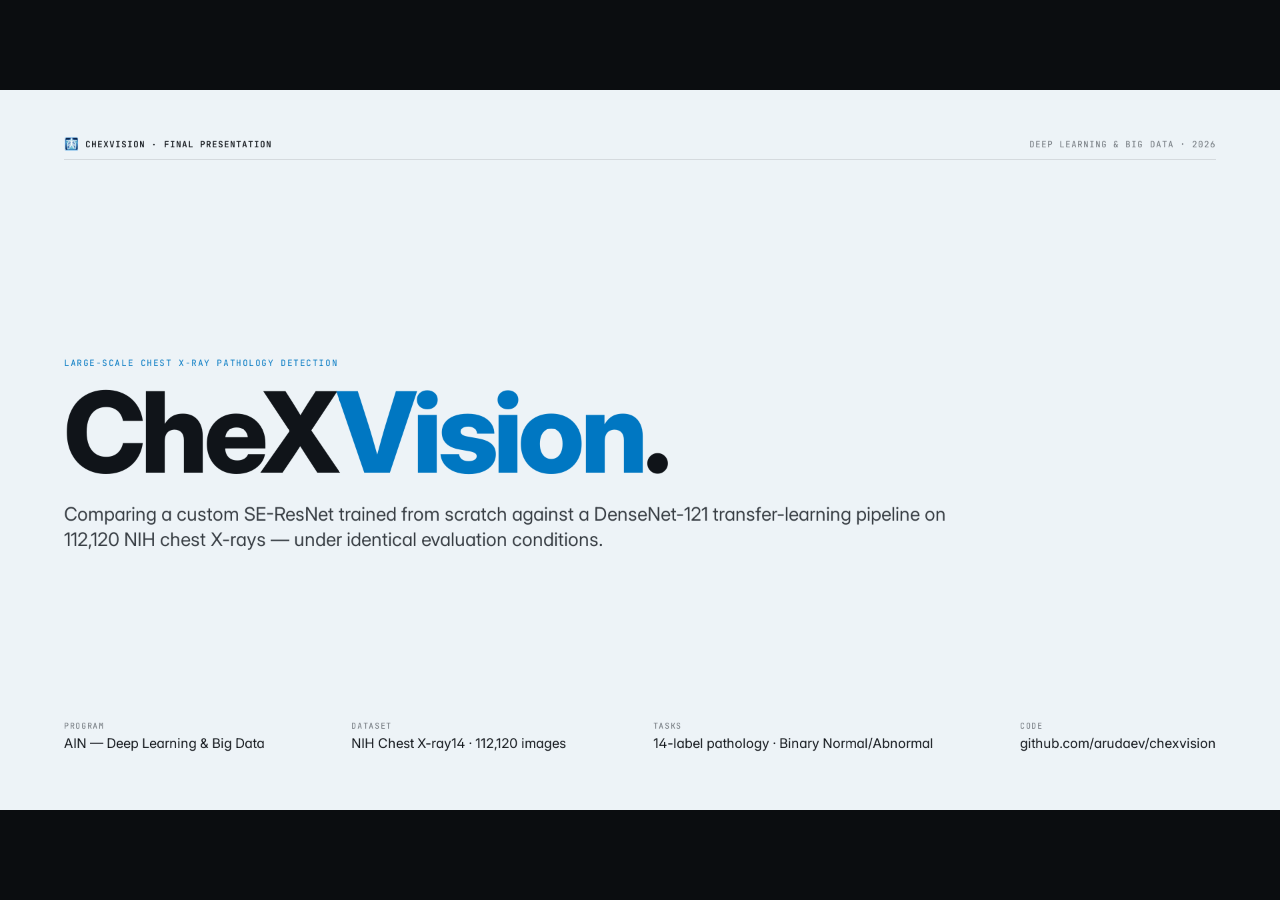
<file: docs/index.html>
<!doctype html>
<html lang="en">
<head>
<meta charset="utf-8">
<title>CheXVision — Final Presentation</title>
<link rel="icon" href="data:image/svg+xml,%3Csvg xmlns='http://www.w3.org/2000/svg' viewBox='0 0 100 100'%3E%3Crect width='100' height='100' rx='18' fill='%23eaf3f8'/%3E%3Ctext x='50%25' y='78' text-anchor='middle' font-size='74'%3E%F0%9F%A9%BB%3C/text%3E%3C/svg%3E">
<link rel="preconnect" href="https://fonts.googleapis.com">
<link rel="preconnect" href="https://fonts.gstatic.com" crossorigin>
<link href="https://fonts.googleapis.com/css2?family=Inter:wght@300;400;500;600;700;800&family=JetBrains+Mono:wght@400;500;600&display=swap" rel="stylesheet">
<script src="deck-stage.js"></script>
<style>
  :root {
    --bg: oklch(0.96 0.008 240);
    --panel: oklch(1 0 0);
    --panel-2: oklch(0.98 0.004 240);
    --ink: oklch(0.19 0.012 250);
    --ink-soft: oklch(0.36 0.014 250);
    --muted: oklch(0.55 0.012 250);
    --rule: oklch(0.86 0.008 250);
    --rule-soft: oklch(0.92 0.006 250);
    --blue: oklch(0.55 0.15 245);
    --blue-soft: oklch(0.93 0.04 245);
    --coral: oklch(0.62 0.15 30);
    --coral-soft: oklch(0.94 0.04 40);
    --ok: oklch(0.55 0.13 155);
  }
  html, body { margin: 0; background: #0b0d10; }
  deck-stage { background: #0b0d10; }
  deck-stage > section {
    background: var(--bg);
    color: var(--ink);
    font-family: 'Inter', sans-serif;
    font-feature-settings: "ss01", "cv11";
    -webkit-font-smoothing: antialiased;
    position: relative;
    overflow: hidden;
  }
  /* Slide scaffold */
  .slide-pad { padding: 72px 96px 88px; height: 100%; box-sizing: border-box; display: flex; flex-direction: column; }
  .topbar {
    display: flex; justify-content: space-between; align-items: center;
    font-family: 'JetBrains Mono', monospace; font-size: 13px;
    letter-spacing: 0.08em; color: var(--muted); text-transform: uppercase;
    border-bottom: 1px solid var(--rule); padding-bottom: 14px; margin-bottom: 44px;
  }
  .topbar .brand { color: var(--ink); font-weight: 600; display: inline-flex; align-items: center; gap: 10px; }
  .topbar .brand::before {
    content: "🩻";
    font-family: "Apple Color Emoji", "Segoe UI Emoji", "Noto Color Emoji", sans-serif;
    font-size: 18px;
    line-height: 1;
    letter-spacing: 0;
    text-transform: none;
  }
  .topbar .dot { display: inline-block; width: 8px; height: 8px; border-radius: 50%; background: var(--accent-h, var(--blue)); margin-right: 10px; transform: translateY(-1px); }
  .eyebrow { font-family: 'JetBrains Mono', monospace; font-size: 13px; letter-spacing: 0.12em; text-transform: uppercase; color: var(--coral); margin-bottom: 18px; }
  h1.slide-title { font-size: 62px; line-height: 1.05; font-weight: 700; letter-spacing: -0.025em; margin: 0 0 18px; max-width: 1500px; }
  h2.slide-title { font-size: 52px; line-height: 1.08; font-weight: 700; letter-spacing: -0.022em; margin: 0 0 14px; }
  p.lede { font-size: 26px; line-height: 1.4; color: var(--ink-soft); max-width: 1400px; margin: 0 0 24px; font-weight: 400; }
  .body { font-size: 22px; line-height: 1.5; color: var(--ink-soft); }

  /* Dark / section-header slide */
  .ink { background: oklch(0.16 0.014 250) !important; color: oklch(0.96 0.006 85); }
  .ink .topbar { color: oklch(0.65 0.012 250); border-color: oklch(0.26 0.014 250); }
  .ink .topbar .brand { color: oklch(0.96 0.006 85); }
  .ink .eyebrow { color: oklch(0.78 0.13 60); }
  .ink .section-accent-rule { display: block; width: 48px; height: 3px; background: var(--accent-h, var(--blue)); border-radius: 2px; margin-bottom: 28px; }

  /* Utility */
  .mono { font-family: 'JetBrains Mono', monospace; }
  .rule { height: 1px; background: var(--rule); }
  .grid { display: grid; gap: 32px; }
  .pill { display: inline-flex; align-items: center; gap: 8px; padding: 6px 12px; border: 1px solid var(--rule); border-radius: 999px; font-family: 'JetBrains Mono', monospace; font-size: 13px; color: var(--ink-soft); letter-spacing: 0.04em; }
  .kv { display: flex; flex-direction: column; gap: 4px; }
  .kv .k { font-family: 'JetBrains Mono', monospace; font-size: 12px; letter-spacing: 0.1em; text-transform: uppercase; color: var(--muted); }
  .kv .v { font-size: 22px; font-weight: 500; color: var(--ink); }
  .kv .v.big { font-size: 44px; font-weight: 700; letter-spacing: -0.02em; }

  .stat-card { background: var(--panel); border: 1px solid var(--rule); border-radius: 18px; padding: 28px 30px; }
  .stat-card .k { font-family: 'JetBrains Mono', monospace; font-size: 12px; letter-spacing: 0.12em; text-transform: uppercase; color: var(--muted); margin-bottom: 10px;}
  .stat-card .n { font-size: 64px; font-weight: 700; letter-spacing: -0.03em; line-height: 1; color: var(--ink); font-family: 'JetBrains Mono', monospace; }
  .stat-card .s { font-size: 18px; color: var(--ink-soft); margin-top: 10px; line-height: 1.4; }
  .stat-card.accent { background: var(--coral-soft); border-color: oklch(0.85 0.06 40); }
  .stat-card.cool { background: var(--blue-soft); border-color: oklch(0.84 0.06 245); }

  /* Bullets */
  ul.list { margin: 0; padding: 0; list-style: none; }
  ul.list li { position: relative; padding-left: 28px; font-size: 22px; line-height: 1.5; color: var(--ink-soft); margin-bottom: 14px; }
  ul.list li::before { content: ""; position: absolute; left: 0; top: 14px; width: 14px; height: 1px; background: var(--coral); }
  ul.list li strong { color: var(--ink); font-weight: 600; }

  /* Tables */
  table.cmp { width: 100%; border-collapse: collapse; font-size: 19px; }
  table.cmp th, table.cmp td { text-align: left; padding: 14px 16px; vertical-align: top; }
  table.cmp thead th { font-family: 'JetBrains Mono', monospace; font-size: 12px; letter-spacing: 0.1em; text-transform: uppercase; color: var(--muted); font-weight: 500; border-bottom: 1px solid var(--rule); }
  table.cmp tbody tr { border-bottom: 1px solid var(--rule-soft); }
  table.cmp tbody tr:last-child { border-bottom: 0; }
  table.cmp td.row-label { font-family: 'JetBrains Mono', monospace; font-size: 13px; color: var(--muted); letter-spacing: 0.06em; text-transform: uppercase; }
  table.cmp td strong { color: var(--ink); font-weight: 600; }

  /* Section header slides */
  .section-number { font-family: 'JetBrains Mono', monospace; font-size: 22px; color: oklch(0.78 0.13 60); letter-spacing: 0.2em; }
  .section-title { font-size: 128px; font-weight: 700; letter-spacing: -0.035em; line-height: 1; margin: 28px 0 24px; }
  .section-desc { font-size: 28px; color: oklch(0.78 0.01 250); max-width: 1300px; line-height: 1.4; font-weight: 300; }

  /* Title slide */
  .title-slide { display: flex; flex-direction: column; justify-content: space-between; height: 100%; }
  .title-hero { font-size: 168px; font-weight: 800; letter-spacing: -0.04em; line-height: 0.92; }
  .title-hero .accent { color: var(--accent-h, var(--blue)); }
  .title-sub { font-size: 28px; color: var(--ink-soft); line-height: 1.35; max-width: 1400px; margin-top: 28px; font-weight: 400; }
  .title-meta { display: flex; gap: 56px; align-items: flex-end; justify-content: space-between; }
  .title-meta .col { display: flex; flex-direction: column; gap: 6px; }
  .title-meta .k { font-family: 'JetBrains Mono', monospace; font-size: 12px; letter-spacing: 0.14em; color: var(--muted); text-transform: uppercase; }
  .title-meta .v { font-size: 20px; color: var(--ink); }

  /* Footer */
  .foot { position: absolute; left: 96px; right: 96px; bottom: 36px; display: flex; justify-content: space-between; font-family: 'JetBrains Mono', monospace; font-size: 12px; color: var(--muted); letter-spacing: 0.08em; text-transform: uppercase; }
  .ink .foot { color: oklch(0.65 0.012 250); }

  /* Image frames */
  .figure { background: var(--panel); border: 1px solid var(--rule); border-radius: 14px; padding: 22px; display: flex; align-items: center; justify-content: center; overflow: hidden; }
  .figure img { max-width: 100%; max-height: 100%; display: block; }
  .figure-caption { font-family: 'JetBrains Mono', monospace; font-size: 12px; letter-spacing: 0.1em; color: var(--muted); text-transform: uppercase; margin-top: 10px; }

  /* Chart axis text */
  .chart-axis { font-family: 'JetBrains Mono', monospace; font-size: 12px; fill: var(--muted); }
  .chart-grid { stroke: var(--rule-soft); stroke-width: 1; }
  .chart-label { font-family: 'Inter', sans-serif; font-size: 14px; fill: var(--ink); font-weight: 500; }

  /* Per-class bars */
  .bar-row { display: grid; grid-template-columns: 220px 1fr 90px; align-items: center; gap: 18px; padding: 10px 0; border-bottom: 1px dashed var(--rule-soft); }
  .bar-row:last-child { border-bottom: 0; }
  .bar-row .name { font-size: 18px; color: var(--ink); font-weight: 500; }
  .bar-row .track { position: relative; height: 10px; background: var(--rule-soft); border-radius: 4px; overflow: hidden; }
  .bar-row .fill { position: absolute; top: 0; left: 0; bottom: 0; background: var(--blue); border-radius: 4px; }
  .bar-row .val { font-family: 'JetBrains Mono', monospace; font-size: 16px; color: var(--ink); text-align: right; font-weight: 500; }
  .bar-row.top .fill { background: var(--coral); }

  /* Placeholder stripe */
  .placeholder {
    background: repeating-linear-gradient(135deg, oklch(0.91 0.010 240) 0 12px, oklch(0.94 0.008 240) 12px 24px);
    border: 1px solid var(--rule);
    border-radius: 10px;
    display: flex; align-items: center; justify-content: center;
    font-family: 'JetBrains Mono', monospace; font-size: 13px;
    color: var(--muted); letter-spacing: 0.08em; text-transform: uppercase;
  }

  .badge-list { display: flex; flex-wrap: wrap; gap: 8px; }

  /* Deck figures (figlib) */
  .deckfig { display: flex; align-items: center; justify-content: center; overflow: hidden; }
  .deckfig svg { display: block; width: 100%; height: 100%; }
  /* pipeline is a tall column: height-constrain it so it never overflows the slide */
  #deckfig-pipeline svg { width: auto; height: 100%; max-width: 100%; }
</style>
</head>
<body>

<deck-stage width="1920" height="1080">

  <!-- 1. TITLE -->
  <section data-label="Title">
    <div class="slide-pad title-slide">
      <div class="topbar">
        <span class="brand">CheXVision · Final Presentation</span>
        <span>Deep Learning &amp; Big Data · 2026</span>
      </div>

      <div>
        <div class="eyebrow">Large-Scale Chest X-Ray Pathology Detection</div>
        <div class="title-hero">CheX<span class="accent">Vision</span>.</div>
        <div class="title-sub">Comparing a custom SE-ResNet trained from scratch against a DenseNet-121 transfer-learning pipeline on 112,120 NIH chest X-rays — under identical evaluation conditions.</div>
      </div>

      <div class="title-meta">
        <div class="col">
          <span class="k">Program</span>
          <span class="v">AIN — Deep Learning &amp; Big Data</span>
        </div>
        <div class="col">
          <span class="k">Dataset</span>
          <span class="v">NIH Chest X-ray14 · 112,120 images</span>
        </div>
        <div class="col">
          <span class="k">Tasks</span>
          <span class="v">14-label pathology · Binary Normal/Abnormal</span>
        </div>
        <div class="col">
          <span class="k">Code</span>
          <span class="v">github.com/arudaev/chexvision</span>
        </div>
      </div>
    </div>
  </section>

  <!-- 2. THE PROBLEM -->
  <section data-label="Problem">
    <div class="slide-pad">
      <div class="topbar"><span class="brand">CheXVision</span><span>01 · Motivation</span></div>
      <div class="eyebrow">The Problem</div>
      <h1 class="slide-title">Radiologists read billions of chest X-rays a year.<br/>The bottleneck is attention, not imaging.</h1>
      <p class="lede">Chest radiography is the most common medical imaging procedure worldwide. Getting reliable, low-cost triage to every patient — especially in under-served regions — is a true ML-for-healthcare problem.</p>

      <div class="grid" style="grid-template-columns: repeat(3, 1fr); margin-top: 36px;">
        <div class="stat-card">
          <div class="k">Scale</div>
          <div class="n">2B+</div>
          <div class="s">Chest X-rays acquired globally each year.</div>
        </div>
        <div class="stat-card">
          <div class="k">Coverage gap</div>
          <div class="n">2/3</div>
          <div class="s">Of the world's population lacks timely access to radiology.</div>
        </div>
        <div class="stat-card accent">
          <div class="k">The ask</div>
          <div class="n">14</div>
          <div class="s">Pathologies to be detected simultaneously from a single frontal view.</div>
        </div>
      </div>

      <div class="foot"><span>01 / 18</span><span>Motivation</span></div>
    </div>
  </section>

  <!-- 3. DATASET -->
  <section data-label="Dataset">
    <div class="slide-pad">
      <div class="topbar"><span class="brand">CheXVision</span><span>02 · Dataset</span></div>
      <div class="eyebrow">NIH Chest X-ray14</div>
      <h2 class="slide-title">A genuine big-data benchmark — 112,120 frontal X-rays, 14 weak labels.</h2>

      <div class="grid" style="grid-template-columns: 1.25fr 1fr; gap: 56px; margin-top: 32px;">
        <div>
          <div class="grid" style="grid-template-columns: repeat(3, 1fr); gap: 20px;">
            <div class="stat-card"><div class="k">Images</div><div class="n">112,120</div><div class="s">Frontal-view chest X-rays · 1,024² source, resized to 320².</div></div>
            <div class="stat-card"><div class="k">Shards</div><div class="n">36</div><div class="s">Parquet shards on HF Hub · ~7.97 GB total.</div></div>
            <div class="stat-card"><div class="k">Labels</div><div class="n">14</div><div class="s">Patient-level, noisy — extracted from reports by NLP.</div></div>
          </div>

          <div style="margin-top: 36px;">
            <div class="kv" style="margin-bottom: 18px;"><div class="k">Split</div></div>
            <div class="grid" style="grid-template-columns: repeat(3, 1fr); gap: 16px;">
              <div class="stat-card cool"><div class="k">Train</div><div class="n" style="font-size: 40px;">78,468</div><div class="s">70%</div></div>
              <div class="stat-card cool"><div class="k">Validation</div><div class="n" style="font-size: 40px;">11,210</div><div class="s">10%</div></div>
              <div class="stat-card cool"><div class="k">Test</div><div class="n" style="font-size: 40px;">22,442</div><div class="s">20%</div></div>
            </div>
          </div>
        </div>

        <div>
          <div class="kv" style="margin-bottom: 14px;"><div class="k">14 Pathology Classes</div></div>
          <div class="badge-list">
            <span class="pill">Atelectasis</span><span class="pill">Cardiomegaly</span>
            <span class="pill">Effusion</span><span class="pill">Infiltration</span>
            <span class="pill">Mass</span><span class="pill">Nodule</span>
            <span class="pill">Pneumonia</span><span class="pill">Pneumothorax</span>
            <span class="pill">Consolidation</span><span class="pill">Edema</span>
            <span class="pill">Emphysema</span><span class="pill">Fibrosis</span>
            <span class="pill">Pleural Thickening</span><span class="pill">Hernia</span>
          </div>

          <div style="margin-top: 28px;" class="kv"><div class="k">Two derived tasks</div></div>
          <ul class="list" style="margin-top: 12px;">
            <li><strong>Multi-label</strong> — an image may carry zero, one, or several conditions simultaneously.</li>
            <li><strong>Binary</strong> — "No Finding" ↦ Normal, any label ↦ Abnormal (fast triage head).</li>
          </ul>
        </div>
      </div>

      <div class="foot"><span>02 / 18</span><span>NIH Chest X-ray14</span></div>
    </div>
  </section>

  <!-- 4. TASK FRAMING -->
  <section data-label="Dual-task framing">
    <div class="slide-pad">
      <div class="topbar"><span class="brand">CheXVision</span><span>03 · Framing</span></div>
      <div class="eyebrow">Dual-Task Architecture</div>
      <h2 class="slide-title">One forward pass, two clinically-aligned predictions.</h2>
      <p class="lede">A shared feature extractor feeds two heads — a fast triage decision and a detailed pathology profile. Trained jointly with a combined loss so both objectives shape the representation.</p>

      <div id="deckfig-dualtask" class="deckfig" style="flex:1;width:100%;margin-top:22px;"></div>

      <div class="foot"><span>03 / 18</span><span>Shared backbone · Two heads</span></div>
    </div>
  </section>

  <!-- 5. SECTION DIVIDER — APPROACH -->
  <section data-label="Section — Approach" class="ink">
    <div class="slide-pad">
      <div class="topbar"><span class="brand">CheXVision</span><span>Section 1 · Approach</span></div>
      <div style="flex: 1; display: flex; flex-direction: column; justify-content: center;">
        <span class="section-accent-rule"></span>
        <div class="section-number">— PART 01</div>
        <div class="section-title">Approach.</div>
        <div class="section-desc">Two architectures, one data pipeline, one evaluation protocol. A custom SE-ResNet trained from scratch vs. DenseNet-121 transferred from ImageNet — a fair, head-to-head comparison under identical conditions.</div>
      </div>
      <div class="foot"><span>04 / 18</span><span>Approach</span></div>
    </div>
  </section>

  <!-- 6. MODEL 1 — SE-RESNET -->
  <section data-label="Model 1 — SE-ResNet">
    <div class="slide-pad">
      <div class="topbar"><span class="brand">CheXVision</span><span>04 · Model 1</span></div>
      <div class="eyebrow">Model 1 · Built from scratch</div>
      <h2 class="slide-title">Custom SE-ResNet · depth [3, 4, 6, 3] · Kaiming init · no pretraining.</h2>

      <div class="grid" style="grid-template-columns: 1fr 360px; gap: 40px; margin-top: 20px; flex: 1;">
        <div class="figure" style="min-height: 460px; padding: 26px 26px;">
          <div id="deckfig-seresnet" class="deckfig" style="width:100%;height:100%;"></div>
        </div>

        <div style="display: flex; flex-direction: column; gap: 18px;">
          <div class="kv"><span class="k">Parameters</span><span class="v big">23M</span></div>
          <div class="rule"></div>
          <ul class="list">
            <li><strong>Residual stages</strong> — 4 stages, ResNet-50 topology.</li>
            <li><strong>Squeeze-Excitation</strong> — per-block channel attention recalibrates features.</li>
            <li><strong>Dual heads</strong> share a 512-dim global-pooled representation.</li>
            <li><strong>Purpose</strong> — strong baseline trained <em>without</em> outside data.</li>
          </ul>
        </div>
      </div>

      <div class="foot"><span>05 / 18</span><span>Custom residual CNN</span></div>
    </div>
  </section>

  <!-- 7. MODEL 2 — DENSENET -->
  <section data-label="Model 2 — DenseNet-121">
    <div class="slide-pad">
      <div class="topbar"><span class="brand">CheXVision</span><span>05 · Model 2</span></div>
      <div class="eyebrow">Model 2 · Transfer Learning (CheXNet)</div>
      <h2 class="slide-title">DenseNet-121 · ImageNet-pretrained · dense connectivity, 7.9M parameters.</h2>

      <div class="grid" style="grid-template-columns: 1fr 360px; gap: 40px; margin-top: 20px; flex: 1;">
        <div class="figure" style="min-height: 420px; padding: 26px 26px;">
          <div id="deckfig-densenet" class="deckfig" style="width:100%;height:100%;"></div>
        </div>

        <div style="display: flex; flex-direction: column; gap: 18px;">
          <div class="kv"><span class="k">Parameters</span><span class="v big">7.9M</span></div>
          <div class="rule"></div>
          <ul class="list">
            <li><strong>Dense connectivity</strong> — every layer sees all prior feature maps.</li>
            <li><strong>ImageNet init</strong> — strong visual priors before medical fine-tuning.</li>
            <li><strong>Feature layer</strong> 1024 → 512, ReLU, Dropout 0.3.</li>
            <li>Follows <strong>CheXNet (Rajpurkar et al., 2017)</strong> — our gold-standard reference.</li>
          </ul>
        </div>
      </div>

      <div class="foot"><span>06 / 18</span><span>DenseNet-121 transfer</span></div>
    </div>
  </section>

  <!-- 8. TWO-PHASE FINETUNING -->
  <section data-label="Two-phase fine-tuning">
    <div class="slide-pad">
      <div class="topbar"><span class="brand">CheXVision</span><span>06 · Fine-Tuning</span></div>
      <div class="eyebrow">Phased Fine-Tuning Schedule</div>
      <h2 class="slide-title">Freeze the backbone first. Unfreeze once the heads have caught up.</h2>
      <p class="lede">Standard transfer-learning hygiene: a high learning rate for fresh heads destroys the pretrained backbone. We split training in two.</p>

      <div style="flex: 1; margin-top: 24px; display: flex; align-items: center; justify-content: center;">
        <div id="deckfig-finetune" class="deckfig" style="width:100%;height:100%;"></div>
      </div>

      <div class="grid" style="grid-template-columns: repeat(2, 1fr); gap: 28px; margin-top: 28px;">
        <div class="stat-card accent">
          <div class="k">Phase 1 · Epochs 1–5</div>
          <div class="s" style="margin-top: 6px; font-size: 20px; color: #3a1108;">Backbone frozen. Only the new feature layer + two heads train, at <span class="mono">lr = 1e-3</span>. Heads get calibrated on medical features without corrupting ImageNet weights.</div>
        </div>
        <div class="stat-card cool">
          <div class="k">Phase 2 · Epochs 6–60</div>
          <div class="s" style="margin-top: 6px; font-size: 20px; color: var(--ink);">End-to-end fine-tuning at <span class="mono">lr = 1e-4</span>. Every layer now adapts to chest X-ray statistics; cosine schedule keeps convergence stable.</div>
        </div>
      </div>

      <div class="foot"><span>07 / 18</span><span>Freeze → Unfreeze</span></div>
    </div>
  </section>

  <!-- 9. TRAINING PIPELINE -->
  <section data-label="Training pipeline">
    <div class="slide-pad">
      <div class="topbar"><span class="brand">CheXVision</span><span>07 · Pipeline</span></div>
      <div class="eyebrow">End-to-end training pipeline</div>
      <h2 class="slide-title">From HF dataset snapshot to a tagged checkpoint on HF Hub.</h2>

      <div class="grid" style="grid-template-columns: 480px 1fr; gap: 56px; margin-top: 24px; flex: 1;">
        <div class="figure" style="padding: 22px 24px; height: 680px;">
          <div id="deckfig-pipeline" class="deckfig" style="width:100%;height:100%;"></div>
        </div>

        <div style="display: flex; flex-direction: column; gap: 22px; padding-top: 8px;">
          <div>
            <div class="kv" style="margin-bottom: 8px;"><span class="k">Step 01 · Data</span></div>
            <div class="body"><code class="mono">snapshot_download</code> pins a Parquet revision; <strong>78,468 / 11,210 / 22,442</strong> split.</div>
          </div>
          <div>
            <div class="kv" style="margin-bottom: 8px;"><span class="k">Step 02 · Augmentation</span></div>
            <div class="body">CLAHE (LAB space), HFlip, Rotate ±15°, RandomAffine, ColorJitter, GaussianBlur, RandomErasing.</div>
          </div>
          <div>
            <div class="kv" style="margin-bottom: 8px;"><span class="k">Step 03 · Forward pass</span></div>
            <div class="body">Mixed precision <code class="mono">torch.cuda.amp</code> · fp16 — ~2× throughput on T4.</div>
          </div>
          <div>
            <div class="kv" style="margin-bottom: 8px;"><span class="k">Step 04 · Loss &amp; optimisation</span></div>
            <div class="body">Weighted BCE with <code class="mono">pos_weight</code> per class · AdamW · CosineAnnealingLR · grad clip 1.0 · grad accum ×4 → effective batch <strong>96</strong>.</div>
          </div>
          <div>
            <div class="kv" style="margin-bottom: 8px;"><span class="k">Step 05 · Checkpoint + Hub</span></div>
            <div class="body">Best epoch by <strong>val macro AUC-ROC</strong>; model, config, history &amp; card pushed to HF Hub.</div>
          </div>
        </div>
      </div>

      <div class="foot"><span>08 / 18</span><span>Snapshot → Augment → Train → Checkpoint → Hub</span></div>
    </div>
  </section>

  <!-- 10. BIG DATA INFRASTRUCTURE -->
  <section data-label="Big Data infrastructure">
    <div class="slide-pad">
      <div class="topbar"><span class="brand">CheXVision</span><span>08 · Infrastructure</span></div>
      <div class="eyebrow">The "Big Data" side of the project</div>
      <h2 class="slide-title">A cloud-only workflow: 8 GB of shards, no local GPU, reproducible runs.</h2>

      <div class="grid" style="grid-template-columns: repeat(4, 1fr); gap: 20px; margin-top: 32px;">
        <div class="stat-card">
          <div class="k">Source code</div>
          <div class="v" style="font-size: 26px; font-weight: 700; color: var(--ink); margin-top: 10px;">GitHub</div>
          <div class="s">CI on every push — <span class="mono">ruff</span> + <span class="mono">pytest</span> (51 tests) + <span class="mono">mypy</span>.</div>
        </div>
        <div class="stat-card">
          <div class="k">Dataset</div>
          <div class="v" style="font-size: 26px; font-weight: 700; color: var(--ink); margin-top: 10px;">HF Hub</div>
          <div class="s">36 Parquet shards · 320² · pinned revision for reproducibility.</div>
        </div>
        <div class="stat-card accent">
          <div class="k">Training compute</div>
          <div class="v" style="font-size: 26px; font-weight: 700; color: #3a1108; margin-top: 10px;">Kaggle Kernels</div>
          <div class="s" style="color: #3a1108;">Free T4 / P100 GPU · 30 h/week · kernels bundle the entire source tree.</div>
        </div>
        <div class="stat-card cool">
          <div class="k">Model artifacts · Demo</div>
          <div class="v" style="font-size: 26px; font-weight: 700; color: var(--ink); margin-top: 10px;">HF Hub + Spaces</div>
          <div class="s" style="color: var(--ink);">Auto-upload of checkpoints; Streamlit demo deploys on push to <span class="mono">main</span>.</div>
        </div>
      </div>

      <div class="grid" style="grid-template-columns: 1fr 1fr; gap: 36px; margin-top: 36px;">
        <div>
          <div class="kv" style="margin-bottom: 10px;"><span class="k">Why this matters for "Big Data"</span></div>
          <ul class="list">
            <li><strong>Streaming metadata</strong> — EDA runs locally without downloading the 8 GB dataset.</li>
            <li><strong>Sharded Parquet</strong> — readers parallelise across shards; disk is never the bottleneck.</li>
            <li><strong>Mixed precision + grad accumulation</strong> — effective batch 96 on a single 16 GB T4.</li>
          </ul>
        </div>
        <div>
          <div class="kv" style="margin-bottom: 10px;"><span class="k">Reproducibility guardrails</span></div>
          <ul class="list">
            <li><strong>Pinned dataset revision</strong> — <span class="mono">44443e6…</span> — same bytes, every run.</li>
            <li><strong>Kernel payload</strong> — <span class="mono">dispatch.py</span> embeds the current source tree base64-encoded.</li>
            <li><strong>Tagged model cards</strong> — config + metrics + history.json alongside every checkpoint.</li>
          </ul>
        </div>
      </div>

      <div class="foot"><span>09 / 18</span><span>GitHub · HF Hub · Kaggle · Streamlit</span></div>
    </div>
  </section>

  <!-- 11. SECTION DIVIDER — RESULTS -->
  <section data-label="Section — Results" class="ink">
    <div class="slide-pad">
      <div class="topbar"><span class="brand">CheXVision</span><span>Section 2 · Results</span></div>
      <div style="flex: 1; display: flex; flex-direction: column; justify-content: center;">
        <span class="section-accent-rule"></span>
        <div class="section-number">— PART 02</div>
        <div class="section-title">Results.</div>
        <div class="section-desc">Measured on the held-out validation split. Primary metric: macro-averaged AUC-ROC across all 14 pathologies. We also report binary AUC / F1 for the triage head.</div>
      </div>
      <div class="foot"><span>10 / 18</span><span>Results</span></div>
    </div>
  </section>

  <!-- 12. HEADLINE NUMBERS -->
  <section data-label="Headline numbers">
    <div class="slide-pad">
      <div class="topbar"><span class="brand">CheXVision</span><span>09 · Headline</span></div>
      <div class="eyebrow">Headline — best validation metrics</div>
      <h2 class="slide-title">DenseNet-121 matches the CheXNet benchmark. The custom CNN trails by ~3.2 pp.</h2>

      <div class="grid" style="grid-template-columns: repeat(2, 1fr); gap: 36px; margin-top: 32px;">
        <!-- DenseNet card -->
        <div class="stat-card cool" style="padding: 36px;">
          <div style="display: flex; justify-content: space-between; align-items: center; margin-bottom: 18px;">
            <div class="k" style="color: var(--ink);">DenseNet-121 · Transfer</div>
            <span class="pill" style="background: #fff; border-color: oklch(0.78 0.08 245); color: var(--ink);">Best @ epoch 18</span>
          </div>
          <div class="grid" style="grid-template-columns: repeat(3, 1fr); gap: 18px;">
            <div>
              <div class="k" style="color: var(--ink); font-size: 12px;">Macro AUC-ROC</div>
              <div class="n" style="color: var(--ink);">0.8459</div>
            </div>
            <div>
              <div class="k" style="color: var(--ink); font-size: 12px;">Binary AUC-ROC</div>
              <div class="n" style="color: var(--ink); font-size: 52px;">0.7867</div>
            </div>
            <div>
              <div class="k" style="color: var(--ink); font-size: 12px;">Binary F1</div>
              <div class="n" style="color: var(--ink); font-size: 52px;">0.6736</div>
            </div>
          </div>
          <div class="s" style="color: var(--ink); margin-top: 18px; font-size: 17px;">Early-stopped — validation loss began diverging after epoch 20 while AUC plateaued.</div>
        </div>

        <!-- ResNet card -->
        <div class="stat-card" style="padding: 36px;">
          <div style="display: flex; justify-content: space-between; align-items: center; margin-bottom: 18px;">
            <div class="k">Custom SE-ResNet · From scratch</div>
            <span class="pill">Best @ epoch 41</span>
          </div>
          <div class="grid" style="grid-template-columns: repeat(3, 1fr); gap: 18px;">
            <div>
              <div class="k" style="font-size: 12px;">Macro AUC-ROC</div>
              <div class="n">0.8141</div>
            </div>
            <div>
              <div class="k" style="font-size: 12px;">Binary AUC-ROC</div>
              <div class="n" style="font-size: 52px;">0.7739</div>
            </div>
            <div>
              <div class="k" style="font-size: 12px;">Binary F1</div>
              <div class="n" style="font-size: 52px;">0.6587</div>
            </div>
          </div>
          <div class="s" style="margin-top: 18px; font-size: 17px;">Both models trained with identical preprocessing (CLAHE + label smoothing) — fully controlled comparison.</div>
        </div>
      </div>

      <div style="margin-top: 36px; padding: 22px 28px; border: 1px solid var(--rule); border-left: 3px solid var(--coral); border-radius: 8px; background: var(--panel);">
        <div class="body" style="color: var(--ink);"><strong>Takeaway.</strong> Transfer learning wins on every metric, at <strong>3× fewer parameters</strong> and <strong>2.3× faster wall-clock convergence</strong> (18 vs. 41 epochs). ImageNet priors matter, even for medical imagery.</div>
      </div>

      <div class="foot"><span>11 / 18</span><span>Best validation metrics</span></div>
    </div>
  </section>

  <!-- 13. TRAINING CURVES -->
  <section data-label="Training curves">
    <div class="slide-pad">
      <div class="topbar"><span class="brand">CheXVision</span><span>10 · Training curves</span></div>
      <div class="eyebrow">Validation macro AUC-ROC over training</div>
      <h2 class="slide-title">DenseNet saturates fast at epoch 6. The scratch CNN converges at epoch 41.</h2>

      <div style="flex: 1; display: flex; margin-top: 24px;">
        <svg id="curves" viewBox="0 0 1700 560" style="width:100%; height:100%;" aria-label="Training AUC-ROC over epochs"></svg>
      </div>

      <div style="display: flex; gap: 36px; margin-top: 8px; font-family: 'JetBrains Mono', monospace; font-size: 14px; color: var(--ink);">
        <div><span style="display:inline-block; width:24px; height:3px; background: oklch(0.55 0.15 245); vertical-align: middle; margin-right: 8px;"></span> DenseNet-121 · Transfer</div>
        <div><span style="display:inline-block; width:24px; height:3px; background: oklch(0.62 0.15 30); vertical-align: middle; margin-right: 8px;"></span> Custom SE-ResNet · Scratch</div>
        <div style="color: var(--muted);"><span style="display:inline-block; width:24px; height:1px; border-top: 1px dashed oklch(0.55 0.012 250); vertical-align: middle; margin-right: 8px;"></span> Best checkpoint</div>
        <div style="color: var(--muted);"><span style="display:inline-block; width:24px; height:1px; border-top: 1px dashed oklch(0.55 0.012 250); vertical-align: middle; margin-right: 8px;"></span> CheXNet benchmark (0.841)</div>
      </div>

      <div class="foot"><span>12 / 18</span><span>Validation macro AUC-ROC</span></div>
    </div>
  </section>

  <!-- 14. PER-CLASS AUC -->
  <section data-label="Per-class AUC">
    <div class="slide-pad">
      <div class="topbar"><span class="brand">CheXVision</span><span>11 · Per-class</span></div>
      <div class="eyebrow">DenseNet-121 · per-pathology AUC at best epoch</div>
      <h2 class="slide-title">Strong on structural findings. Weakest on the noisiest labels.</h2>

      <div class="grid" style="grid-template-columns: 1.5fr 1fr; gap: 48px; flex: 1; margin-top: 16px;">
        <div>
          <div id="classBars"></div>
        </div>

        <div style="display: flex; flex-direction: column; gap: 20px;">
          <div>
            <div class="kv" style="margin-bottom: 10px;"><span class="k">Top performers</span></div>
            <ul class="list">
              <li><strong>Edema · 0.9255</strong>, <strong>Hernia · 0.9242</strong>, <strong>Emphysema · 0.9107</strong> — visually distinctive, well-separated classes.</li>
            </ul>
          </div>
          <div>
            <div class="kv" style="margin-bottom: 10px;"><span class="k">Trailing</span></div>
            <ul class="list">
              <li><strong>Infiltration · 0.7133</strong> — the noisiest label in the NIH schema; radiologist agreement is low to begin with.</li>
              <li><strong>Pneumonia · 0.7397</strong> — broad definition, overlaps with Consolidation &amp; Infiltration.</li>
            </ul>
          </div>
          <div>
            <div class="kv" style="margin-bottom: 10px;"><span class="k">Clinical reading</span></div>
            <p class="body">Classes with clear anatomical signatures (cardiomegaly, emphysema) are the easy wins. Diffuse infiltrative patterns are the hard ones — matches radiologists' own reliability.</p>
          </div>
        </div>
      </div>

      <div class="foot"><span>13 / 18</span><span>14-class AUC-ROC</span></div>
    </div>
  </section>

  <!-- 15. CHEXNET BENCHMARK -->
  <section data-label="CheXNet benchmark">
    <div class="slide-pad">
      <div class="topbar"><span class="brand">CheXVision</span><span>12 · Benchmark</span></div>
      <div class="eyebrow">Benchmark positioning</div>
      <h2 class="slide-title">We match the seminal CheXNet result, at a fraction of the compute.</h2>

      <div style="flex: 1; display: flex; align-items: center; justify-content: center; margin-top: 20px;">
        <svg viewBox="0 0 1600 460" style="width:100%; max-height: 460px;">
          <!-- grid -->
          <line class="chart-grid" x1="300" y1="60" x2="300" y2="400"/>
          <line class="chart-grid" x1="1500" y1="60" x2="1500" y2="400"/>
          <!-- axis -->
          <line x1="300" y1="420" x2="1500" y2="420" stroke="#2f3340" stroke-width="1.5"/>
          <text class="chart-axis" x="300" y="450" text-anchor="middle">0.70</text>
          <text class="chart-axis" x="600" y="450" text-anchor="middle">0.75</text>
          <text class="chart-axis" x="900" y="450" text-anchor="middle">0.80</text>
          <text class="chart-axis" x="1200" y="450" text-anchor="middle">0.85</text>
          <text class="chart-axis" x="1500" y="450" text-anchor="middle">0.90</text>

          <!-- CheXNet benchmark line -->
          <line x1="1148" y1="60" x2="1148" y2="410" stroke="oklch(0.55 0.012 250)" stroke-dasharray="6 6" stroke-width="1.5"/>
          <text class="chart-label" x="1148" y="50" text-anchor="middle" fill="#5b6072" font-family="JetBrains Mono" font-size="13">CheXNet benchmark · 0.841</text>

          <!-- Wang 2017 -->
          <rect x="300" y="100" width="288" height="44" fill="oklch(0.90 0.008 240)" stroke="oklch(0.82 0.008 240)" stroke-width="1"/>
          <text class="chart-label" x="285" y="128" text-anchor="end">Wang et al. 2017 (original NIH paper)</text>
          <text class="chart-label" x="600" y="128" font-family="JetBrains Mono" font-size="15" fill="#1a1d24">0.748</text>

          <!-- CheXVision scratch -->
          <rect x="300" y="170" width="685" height="44" fill="oklch(0.62 0.15 30)"/>
          <text class="chart-label" x="285" y="198" text-anchor="end">CheXVision · SE-ResNet (scratch)</text>
          <text class="chart-label" x="997" y="198" font-family="JetBrains Mono" font-size="15" fill="#1a1d24">0.8141</text>

          <!-- CheXNet -->
          <rect x="300" y="240" width="846" height="44" fill="oklch(0.90 0.008 240)" stroke="oklch(0.82 0.008 240)" stroke-width="1"/>
          <text class="chart-label" x="285" y="268" text-anchor="end">CheXNet (Rajpurkar et al., 2017)</text>
          <text class="chart-label" x="1158" y="268" font-family="JetBrains Mono" font-size="15" fill="#1a1d24">0.841</text>

          <!-- CheXVision DenseNet -->
          <rect x="300" y="310" width="875" height="44" fill="oklch(0.55 0.15 245)"/>
          <text class="chart-label" x="285" y="338" text-anchor="end" font-weight="600">CheXVision · DenseNet-121 (ours)</text>
          <text class="chart-label" x="1187" y="338" font-family="JetBrains Mono" font-size="15" font-weight="600" fill="#1a1d24">0.8459</text>
        </svg>
      </div>

      <div style="padding: 22px 28px; border: 1px solid var(--rule); border-left: 3px solid var(--blue); border-radius: 8px; background: var(--panel); margin-top: 20px;">
        <div class="body" style="color: var(--ink);"><strong>Context.</strong> CheXNet (Rajpurkar et al., 2017) established DenseNet-121 as the standard for this dataset. Our pipeline reproduces &amp; slightly exceeds it — on a single free Kaggle GPU, 18 epochs, 7.9M params. The custom scratch model is +6.6 pp over the 2017 NIH paper that published the dataset.</div>
      </div>

      <div class="foot"><span>14 / 18</span><span>Macro AUC-ROC comparison</span></div>
    </div>
  </section>

  <!-- 16. LESSON: SCRATCH VS TRANSFER -->
  <section data-label="Scratch vs. transfer">
    <div class="slide-pad">
      <div class="topbar"><span class="brand">CheXVision</span><span>13 · Lesson</span></div>
      <div class="eyebrow">What the comparison taught us</div>
      <h2 class="slide-title">Transfer wins — but the scratch model told us why.</h2>

      <table class="cmp" style="margin-top: 26px;">
        <thead>
          <tr>
            <th style="width: 30%;"></th>
            <th style="width: 35%;">Custom SE-ResNet (scratch)</th>
            <th style="width: 35%;">DenseNet-121 (transfer)</th>
          </tr>
        </thead>
        <tbody>
          <tr>
            <td class="row-label">Parameters</td>
            <td>~23 M</td>
            <td><strong>7.9 M</strong></td>
          </tr>
          <tr>
            <td class="row-label">Epochs to best</td>
            <td>41</td>
            <td><strong>18</strong></td>
          </tr>
          <tr>
            <td class="row-label">Macro AUC-ROC</td>
            <td>0.8141</td>
            <td><strong>0.8459</strong> (+3.2 pp)</td>
          </tr>
          <tr>
            <td class="row-label">Binary AUC / F1</td>
            <td>0.7739 / 0.6587</td>
            <td><strong>0.7867 / 0.6736</strong></td>
          </tr>
          <tr>
            <td class="row-label">When it fails</td>
            <td>Rare, diffuse, subtle classes — never sees enough examples with random init.</td>
            <td>Same failure modes, but with a higher floor — pretrained edges + textures transfer cleanly.</td>
          </tr>
          <tr>
            <td class="row-label">Our read</td>
            <td>A strong "sanity baseline" and ablation for the ImageNet-prior question.</td>
            <td><strong>Our strongest model — research-grade.</strong> Informative, but not clinically actionable: held-out test and external validation come first.</td>
          </tr>
        </tbody>
      </table>

      <div class="foot"><span>15 / 18</span><span>Head-to-head comparison</span></div>
    </div>
  </section>

  <!-- 17. LIMITATIONS -->
  <section data-label="Limitations">
    <div class="slide-pad">
      <div class="topbar"><span class="brand">CheXVision</span><span>14 · Limitations</span></div>
      <div class="eyebrow">What to trust, what not to trust</div>
      <h2 class="slide-title">Honest about the ceiling.</h2>

      <div class="grid" style="grid-template-columns: repeat(2, 1fr); gap: 36px; margin-top: 32px; flex: 1;">
        <div>
          <div class="kv" style="margin-bottom: 14px;"><span class="k">Label quality</span></div>
          <ul class="list">
            <li>NIH labels are <strong>patient-level</strong>, extracted by NLP from reports — not lesion-level.</li>
            <li>"Infiltration" &amp; "Pneumonia" overlap even between radiologists. Our lowest AUCs are where <em>ground truth itself</em> is noisy.</li>
          </ul>

          <div class="kv" style="margin-bottom: 14px; margin-top: 28px;"><span class="k">Evaluation scope</span></div>
          <ul class="list">
            <li>AUCs reported are on the <strong>validation split</strong>. Test set is held for the final report.</li>
            <li>No external-hospital evaluation. Distribution shift from equipment / preprocessing will degrade performance.</li>
          </ul>
        </div>

        <div>
          <div class="kv" style="margin-bottom: 14px;"><span class="k">Deployment caveats</span></div>
          <ul class="list">
            <li><strong>Not clinical.</strong> This is a research / educational system. Predictions do not substitute a radiologist.</li>
            <li>The binary triage head is the more defensible output — it fails gracefully and can be calibrated to a sensitivity target.</li>
          </ul>

          <div class="kv" style="margin-bottom: 14px; margin-top: 28px;"><span class="k">Compute envelope</span></div>
          <ul class="list">
            <li>Single free T4 GPU on Kaggle, 30 h/week cap — no hyperparameter sweeps, no cross-validation.</li>
            <li>Both models trained once each — no repeat runs, so the 1.7 pp gap carries no confidence interval.</li>
          </ul>
        </div>
      </div>

      <div class="foot"><span>16 / 18</span><span>Limitations</span></div>
    </div>
  </section>

  <!-- 18. FUTURE WORK -->
  <section data-label="Future work">
    <div class="slide-pad">
      <div class="topbar"><span class="brand">CheXVision</span><span>15 · Future work</span></div>
      <div class="eyebrow">Where this goes next</div>
      <h2 class="slide-title">Three directions, ranked by expected lift.</h2>

      <div class="grid" style="grid-template-columns: repeat(3, 1fr); gap: 28px; margin-top: 40px; flex: 1;">
        <div class="stat-card cool">
          <div class="k" style="color: var(--ink);">01 · Test-Time Augmentation + Ensemble</div>
          <div class="s" style="font-size: 19px; color: var(--ink); margin-top: 16px; line-height: 1.45;">
            Average 4 views (identity, h-flip, ±7° rotate) per model, then average both models. The two architectures fail on <em>different</em> examples — the ensemble consistently improves macro AUC with zero retraining.
          </div>
        </div>
        <div class="stat-card">
          <div class="k">02 · External validation</div>
          <div class="s" style="font-size: 19px; margin-top: 16px; line-height: 1.45;">
            Evaluate on CheXpert or MIMIC-CXR without fine-tuning. Quantify the true distribution-shift penalty; this is the question any clinical reviewer will ask first.
          </div>
        </div>
        <div class="stat-card accent">
          <div class="k" style="color: #3a1108;">03 · Grad-CAM &amp; interpretability audit</div>
          <div class="s" style="font-size: 19px; color: #3a1108; margin-top: 16px; line-height: 1.45;">
            Generate Grad-CAM heatmaps for every class and visually audit whether the model attends to clinically meaningful regions — or to spurious markers (annotations, equipment).
          </div>
        </div>
      </div>

      <div class="foot"><span>17 / 18</span><span>Future work</span></div>
    </div>
  </section>

  <!-- 19. THANK YOU / Q&A -->
  <section data-label="Thank you" class="ink">
    <div class="slide-pad">
      <div class="topbar"><span class="brand">CheXVision</span><span>Q &amp; A</span></div>
      <div style="flex: 1; display: flex; flex-direction: column; justify-content: center;">
        <div class="section-number">— THANK YOU</div>
        <div class="section-title">Questions?</div>
        <div class="section-desc" style="margin-top: 20px;">CheXVision · Deep Learning &amp; Big Data, AIN program</div>

        <div style="display: flex; gap: 56px; margin-top: 56px;">
          <div>
            <div class="k mono" style="font-size: 12px; letter-spacing: 0.14em; color: oklch(0.65 0.012 250); text-transform: uppercase; margin-bottom: 8px;">Code</div>
            <div style="font-size: 22px; color: oklch(0.96 0.006 85); font-family: 'JetBrains Mono', monospace;">github.com/arudaev/chexvision</div>
          </div>
          <div>
            <div class="k mono" style="font-size: 12px; letter-spacing: 0.14em; color: oklch(0.65 0.012 250); text-transform: uppercase; margin-bottom: 8px;">Demo</div>
            <div style="font-size: 22px; color: oklch(0.96 0.006 85); font-family: 'JetBrains Mono', monospace;">hf.co/spaces/arudaev/chexvision-demo</div>
          </div>
          <div>
            <div class="k mono" style="font-size: 12px; letter-spacing: 0.14em; color: oklch(0.65 0.012 250); text-transform: uppercase; margin-bottom: 8px;">Models</div>
            <div style="font-size: 22px; color: oklch(0.96 0.006 85); font-family: 'JetBrains Mono', monospace;">hf.co/arudaev/chexvision-{densenet, scratch}</div>
          </div>
        </div>
      </div>
      <div class="foot"><span>18 / 18</span><span>Thank you</span></div>
    </div>
  </section>

</deck-stage>

<script src="figures/figlib.js"></script>
<script src="figures/deck_figs.js"></script>
<script>
/* ----------------- Deck figures (figlib) ----------------- */
(function(){
  function drawDeckFigs(){
    try { window.drawDeckDualTask && drawDeckDualTask('deckfig-dualtask'); } catch(e){ console.error('dualtask', e); }
    try { window.drawDeckSEResNet && drawDeckSEResNet('deckfig-seresnet'); } catch(e){ console.error('seresnet', e); }
    try { window.drawDeckDenseNet && drawDeckDenseNet('deckfig-densenet'); } catch(e){ console.error('densenet', e); }
    try { window.drawDeckFinetune && drawDeckFinetune('deckfig-finetune'); } catch(e){ console.error('finetune', e); }
    try { window.drawDeckPipeline && drawDeckPipeline('deckfig-pipeline'); } catch(e){ console.error('pipeline', e); }
  }
  if (document.fonts && document.fonts.ready) { document.fonts.ready.then(drawDeckFigs); }
  drawDeckFigs();
})();
</script>

<script>
/* ----------------- Training curves SVG ----------------- */
(function(){
  const dense = [0.6748690781254583,0.6963303048898386,0.7041644252113736,0.7115742873720903,0.7172102566996948,0.7905994114174624,0.810920922006727,0.8211061947914529,0.83170534782002,0.8353719186085854,0.836936856831387,0.8415721432417781,0.8417229334900547,0.8437255116407735,0.8441203725443387,0.8446463492148011,0.8439425516705368,0.8458609069545974,0.8328883076496458,0.8378938406822314,0.8377455127591313,0.8353224748952416,0.8336654948819363,0.836216788026232,0.8317317809998471,0.8307567269501813,0.8338350893281437,0.8257617060309652,0.8323103592175635,0.823613606896898,0.8277971314431126,0.8235523396677928,0.8248399844979165];
  const scratch = [0.6859769342030092,0.7017610207014987,0.7128205228067684,0.7214877867379971,0.7269218697783203,0.7413096956366143,0.7429409412867468,0.7549086529350804,0.7578782639446683,0.7601514485649264,0.7653173102958786,0.7752126419360506,0.7732489497834533,0.7679596466196615,0.7791568671936376,0.7767314803643108,0.7855238589580713,0.7799695001045467,0.7902808302225469,0.7790346979881944,0.790205601093416,0.7948788393209412,0.7941204431408718,0.7959191064152049,0.7984400460926212,0.7983197247338251,0.7957757402108899,0.7967411657647677,0.8047798532820158,0.807631517984365,0.8049268380836612,0.8006993616791789,0.8068953480426215,0.8068982960470947,0.8046117594662985,0.8057318834313072,0.8001519017364188,0.8065290837289874,0.8061587575268151,0.8093209642299051,0.8140855723810256,0.8003516289580469,0.8031216683665912,0.8138494146393133,0.810207578100755,0.8067401025088794,0.8056765983756585,0.8102668305978409,0.8084614059744073,0.8014101256350968,0.8111299451892003,0.810147098813738,0.8080920103370876,0.804778106357644,0.8059369919036748,0.802830114203049];

  const svg = document.getElementById('curves');
  if (!svg) return;
  const W = 1700, H = 560;
  const PAD = {l: 80, r: 40, t: 40, b: 60};
  const maxEp = 75;
  const yMin = 0.55, yMax = 0.90;

  const xScale = e => PAD.l + (e/(maxEp-1)) * (W - PAD.l - PAD.r);
  const yScale = v => PAD.t + (1 - (v - yMin) / (yMax - yMin)) * (H - PAD.t - PAD.b);

  let html = '';

  // y grid
  for (let v = 0.60; v <= 0.90 + 1e-6; v += 0.05) {
    const y = yScale(v);
    html += `<line class="chart-grid" x1="${PAD.l}" y1="${y}" x2="${W - PAD.r}" y2="${y}"/>`;
    html += `<text class="chart-axis" x="${PAD.l - 10}" y="${y + 4}" text-anchor="end">${v.toFixed(2)}</text>`;
  }
  // x axis ticks
  [0, 10, 20, 30, 40, 50, 60, 70].forEach(e => {
    const x = xScale(e);
    html += `<line stroke="oklch(0.86 0.008 250)" x1="${x}" y1="${H - PAD.b}" x2="${x}" y2="${H - PAD.b + 6}"/>`;
    html += `<text class="chart-axis" x="${x}" y="${H - PAD.b + 26}" text-anchor="middle">${e}</text>`;
  });
  html += `<text class="chart-axis" x="${W/2}" y="${H - 10}" text-anchor="middle">EPOCH</text>`;
  html += `<text class="chart-axis" x="20" y="${PAD.t - 12}">MACRO AUC-ROC</text>`;

  // benchmark line
  const yBench = yScale(0.841);
  html += `<line x1="${PAD.l}" y1="${yBench}" x2="${W - PAD.r}" y2="${yBench}" stroke="oklch(0.55 0.012 250)" stroke-dasharray="6 6" stroke-width="1.2"/>`;
  html += `<text class="chart-axis" x="${W - PAD.r - 6}" y="${yBench - 6}" text-anchor="end">CheXNet · 0.841</text>`;

  // lines
  const toPath = (arr) => arr.map((v, i) => (i === 0 ? 'M' : 'L') + xScale(i) + ',' + yScale(v)).join(' ');
  html += `<path d="${toPath(scratch)}" fill="none" stroke="oklch(0.62 0.15 30)" stroke-width="2.5" stroke-linecap="round" stroke-linejoin="round"/>`;
  html += `<path d="${toPath(dense)}" fill="none" stroke="oklch(0.55 0.15 245)" stroke-width="2.8" stroke-linecap="round" stroke-linejoin="round"/>`;

  // best-epoch markers
  // DenseNet best at index 17 (epoch 18, 0-index 17), value 0.8458609
  const bx = xScale(17), by = yScale(0.8458609069545974);
  html += `<circle cx="${bx}" cy="${by}" r="7" fill="oklch(0.55 0.15 245)" stroke="#fff" stroke-width="2"/>`;
  html += `<line x1="${bx}" y1="${by}" x2="${bx}" y2="${H - PAD.b}" stroke="oklch(0.55 0.15 245)" stroke-dasharray="3 5" stroke-width="1"/>`;
  html += `<text class="chart-label" x="${bx + 12}" y="${by - 10}" font-family="JetBrains Mono" font-size="13" fill="oklch(0.55 0.15 245)">best · 0.8459 @ e18</text>`;

  // Scratch best index 40 (epoch 41), value 0.8140856
  const sx = xScale(40), sy = yScale(0.8140855723810256);
  html += `<circle cx="${sx}" cy="${sy}" r="7" fill="oklch(0.62 0.15 30)" stroke="#fff" stroke-width="2"/>`;
  html += `<text class="chart-label" x="${sx + 12}" y="${sy - 8}" font-family="JetBrains Mono" font-size="13" fill="oklch(0.62 0.15 30)">best · 0.8141 @ e41</text>`;

  // annotations
  html += `<rect x="${xScale(4) - 50}" y="${PAD.t + 10}" width="170" height="42" rx="6" fill="oklch(0.96 0.02 40)" stroke="oklch(0.84 0.06 40)"/>`;
  html += `<text class="chart-label" x="${xScale(4) - 40}" y="${PAD.t + 28}" font-family="JetBrains Mono" font-size="12" fill="oklch(0.45 0.1 30)">unfreeze_backbone()</text>`;
  html += `<text class="chart-label" x="${xScale(4) - 40}" y="${PAD.t + 44}" font-family="JetBrains Mono" font-size="11" fill="oklch(0.45 0.1 30)">epoch 6 · +7 pp jump</text>`;
  html += `<line x1="${xScale(5)}" y1="${PAD.t + 52}" x2="${xScale(5)}" y2="${yScale(0.79)}" stroke="oklch(0.62 0.12 30)" stroke-width="1" stroke-dasharray="2 3"/>`;

  svg.innerHTML = html;
})();

/* ----------------- Per-class bars ----------------- */
(function(){
  const root = document.getElementById('classBars');
  if (!root) return;
  const data = [
    ['Edema', 0.9255, true],
    ['Hernia', 0.9242, true],
    ['Emphysema', 0.9107, true],
    ['Cardiomegaly', 0.9010, false],
    ['Effusion', 0.8873, false],
    ['Mass', 0.8756, false],
    ['Pneumothorax', 0.8705, false],
    ['Pleural Thickening', 0.8377, false],
    ['Atelectasis', 0.8334, false],
    ['Fibrosis', 0.8085, false],
    ['Nodule', 0.8084, false],
    ['Consolidation', 0.8063, false],
    ['Pneumonia', 0.7397, false],
    ['Infiltration', 0.7133, false],
  ];
  const min = 0.70, max = 0.95;
  let html = '';
  data.forEach(([name, v, top]) => {
    const pct = ((v - min) / (max - min)) * 100;
    html += `<div class="bar-row ${top ? 'top' : ''}">
      <div class="name">${name}</div>
      <div class="track"><div class="fill" style="width: ${pct.toFixed(1)}%"></div></div>
      <div class="val">${v.toFixed(4)}</div>
    </div>`;
  });
  root.innerHTML = html;
})();

/* ----------------- Tweaks ----------------- */
(function(){
  const TWEAKS = /*EDITMODE-BEGIN*/{
    "accent": "blue",
    "sectionBg": "ink",
    "presenterTags": false,
    "typeScale": 1
  }/*EDITMODE-END*/;

  const ACCENTS = {
    coral:  { h: 'oklch(0.62 0.15 30)',  soft: 'oklch(0.94 0.04 40)',  sh: 'oklch(0.85 0.06 40)',  ink: 'oklch(0.78 0.13 60)' },
    blue:   { h: 'oklch(0.55 0.15 245)', soft: 'oklch(0.93 0.04 245)', sh: 'oklch(0.84 0.06 245)', ink: 'oklch(0.78 0.1 245)' },
    green:  { h: 'oklch(0.55 0.13 155)', soft: 'oklch(0.93 0.05 155)', sh: 'oklch(0.82 0.08 155)', ink: 'oklch(0.78 0.12 155)' },
    violet: { h: 'oklch(0.52 0.18 300)', soft: 'oklch(0.93 0.05 300)', sh: 'oklch(0.82 0.08 300)', ink: 'oklch(0.78 0.14 300)' }
  };

  // Slide index → presenter (1/2/3). Based on the pacing: 1-4 → P1, 5-10 → P2, 11-19 → P3
  const PRESENTER = [1,1,1,1, 2,2,2,2,2,2, 3,3,3,3,3,3,3,3,3];

  function applyAccent(name) {
    const a = ACCENTS[name] || ACCENTS.coral;
    document.documentElement.style.setProperty('--coral', a.h);
    document.documentElement.style.setProperty('--coral-soft', a.soft);
    document.documentElement.style.setProperty('--accent-h', a.h);
    // adjust secondary hooks
    document.querySelectorAll('.ink .eyebrow, .ink .section-number').forEach(el => el.style.color = a.ink);
  }

  function applySectionBg(mode) {
    document.querySelectorAll('deck-stage > section').forEach(sec => {
      const label = sec.getAttribute('data-label') || '';
      const isSection = /^Section|Thank you/.test(label);
      if (!isSection) return;
      if (mode === 'ink') sec.classList.add('ink');
      else sec.classList.remove('ink');
    });
  }

  function applyTypeScale(scale) {
    document.documentElement.style.setProperty('--type-scale', scale);
    // apply via a style rule
    let s = document.getElementById('tweak-type-style');
    if (!s) { s = document.createElement('style'); s.id = 'tweak-type-style'; document.head.appendChild(s); }
    s.textContent = `
      deck-stage > section .body, deck-stage > section ul.list li, deck-stage > section .stat-card .s,
      deck-stage > section p.lede { font-size: calc(var(--_base, 22px) * ${scale}); }
      deck-stage > section p.lede { --_base: 26px; }
      deck-stage > section ul.list li { --_base: 22px; }
      deck-stage > section .body { --_base: 22px; }
      deck-stage > section .stat-card .s { --_base: 18px; }
    `;
  }

  function applyPresenterTags(on) {
    // remove existing
    document.querySelectorAll('.presenter-tag').forEach(el => el.remove());
    if (!on) return;
    const slides = document.querySelectorAll('deck-stage > section');
    slides.forEach((sec, i) => {
      const p = PRESENTER[i] || '';
      if (!p) return;
      const tag = document.createElement('div');
      tag.className = 'presenter-tag';
      tag.textContent = 'P' + p;
      Object.assign(tag.style, {
        position: 'absolute', top: '24px', right: '24px',
        fontFamily: "'JetBrains Mono', monospace",
        fontSize: '14px', letterSpacing: '0.14em',
        padding: '6px 12px', borderRadius: '999px',
        background: 'var(--coral)', color: '#fff',
        fontWeight: '600', zIndex: 20
      });
      sec.appendChild(tag);
    });
  }

  function applyAll(t) {
    applyAccent(t.accent);
    applySectionBg(t.sectionBg);
    applyTypeScale(t.typeScale || 1.0);
    applyPresenterTags(!!t.presenterTags);
  }

  let state = { ...TWEAKS };
  applyAll(state);

  // Edit-mode protocol
  let panel = null;

  function buildPanel() {
    panel = document.createElement('div');
    panel.id = 'tweaks-panel';
    panel.innerHTML = `
      <style>
        #tweaks-panel { position: fixed; right: 20px; bottom: 20px; z-index: 9999;
          width: 300px; background: #fff; color: #1a1d24;
          border: 1px solid oklch(0.86 0.008 250); border-radius: 14px;
          box-shadow: 0 20px 60px rgba(0,0,0,0.18);
          font-family: 'Inter', sans-serif; font-size: 13px;
          padding: 0; overflow: hidden;
        }
        #tweaks-panel header {
          display:flex; justify-content:space-between; align-items:center;
          padding: 14px 16px; border-bottom: 1px solid oklch(0.92 0.006 250);
        }
        #tweaks-panel h3 { margin:0; font-size: 13px; font-weight:700; letter-spacing:0.08em; text-transform: uppercase; }
        #tweaks-panel header .dot { width:8px; height:8px; border-radius:50%; background: oklch(0.62 0.15 30); display:inline-block; margin-right:8px; vertical-align: middle;}
        #tweaks-panel .group { padding: 14px 16px; border-bottom: 1px solid oklch(0.94 0.006 250); }
        #tweaks-panel .group:last-child { border-bottom:0; }
        #tweaks-panel label { display:block; font-family: 'JetBrains Mono', monospace; font-size: 10px; letter-spacing: 0.12em; text-transform: uppercase; color: oklch(0.55 0.012 250); margin-bottom: 8px; }
        #tweaks-panel .swatches { display:flex; gap: 8px; }
        #tweaks-panel .swatches button {
          flex:1; height: 32px; border-radius: 8px; border: 2px solid transparent;
          cursor:pointer; padding:0; outline: none;
        }
        #tweaks-panel .swatches button.on { border-color: #1a1d24; }
        #tweaks-panel .seg { display:flex; border: 1px solid oklch(0.9 0.006 250); border-radius: 8px; overflow:hidden; }
        #tweaks-panel .seg button {
          flex:1; height: 32px; border: 0; background: #fff; cursor:pointer; font: inherit; font-size: 12px;
          border-right: 1px solid oklch(0.92 0.006 250);
        }
        #tweaks-panel .seg button:last-child { border-right: 0; }
        #tweaks-panel .seg button.on { background: #1a1d24; color:#fff; }
        #tweaks-panel input[type=range] { width: 100%; }
        #tweaks-panel .row { display:flex; justify-content:space-between; align-items:center; }
        #tweaks-panel .row .val { font-family: 'JetBrains Mono', monospace; font-size: 12px; color: oklch(0.36 0.014 250); }
      </style>
      <header>
        <h3><span class="dot"></span>Tweaks</h3>
        <span style="font-family:'JetBrains Mono',monospace; font-size:10px; color:oklch(0.55 0.012 250);">CheXVision</span>
      </header>
      <div class="group">
        <label>Accent color</label>
        <div class="swatches" data-key="accent">
          <button data-v="coral"  style="background: oklch(0.62 0.15 30)"></button>
          <button data-v="blue"   style="background: oklch(0.55 0.15 245)"></button>
          <button data-v="green"  style="background: oklch(0.55 0.13 155)"></button>
          <button data-v="violet" style="background: oklch(0.52 0.18 300)"></button>
        </div>
      </div>
      <div class="group">
        <label>Section dividers</label>
        <div class="seg" data-key="sectionBg">
          <button data-v="ink">Dark ink</button>
          <button data-v="light">Light paper</button>
        </div>
      </div>
      <div class="group">
        <label>Presenter tags (P1/P2/P3)</label>
        <div class="seg" data-key="presenterTags">
          <button data-v="false">Hidden</button>
          <button data-v="true">Show</button>
        </div>
      </div>
      <div class="group">
        <div class="row"><label style="margin:0;">Body type scale</label><span class="val" id="tweak-scale-val"></span></div>
        <input type="range" id="tweak-scale" min="0.85" max="1.2" step="0.05"/>
      </div>
    `;
    document.body.appendChild(panel);

    function syncUI() {
      panel.querySelectorAll('.swatches[data-key=accent] button').forEach(b => b.classList.toggle('on', b.dataset.v === state.accent));
      panel.querySelectorAll('.seg[data-key=sectionBg] button').forEach(b => b.classList.toggle('on', b.dataset.v === state.sectionBg));
      panel.querySelectorAll('.seg[data-key=presenterTags] button').forEach(b => b.classList.toggle('on', String(state.presenterTags) === b.dataset.v));
      const r = panel.querySelector('#tweak-scale');
      r.value = state.typeScale;
      panel.querySelector('#tweak-scale-val').textContent = (state.typeScale).toFixed(2) + '×';
    }

    function commit(edits) {
      Object.assign(state, edits);
      applyAll(state);
      syncUI();
      try { window.parent.postMessage({ type: '__edit_mode_set_keys', edits }, '*'); } catch(e) {}
    }

    panel.querySelectorAll('.swatches[data-key=accent] button').forEach(b => {
      b.addEventListener('click', () => commit({ accent: b.dataset.v }));
    });
    panel.querySelectorAll('.seg[data-key=sectionBg] button').forEach(b => {
      b.addEventListener('click', () => commit({ sectionBg: b.dataset.v }));
    });
    panel.querySelectorAll('.seg[data-key=presenterTags] button').forEach(b => {
      b.addEventListener('click', () => commit({ presenterTags: b.dataset.v === 'true' }));
    });
    panel.querySelector('#tweak-scale').addEventListener('input', (e) => {
      commit({ typeScale: parseFloat(e.target.value) });
    });

    syncUI();
  }

  // Register listener BEFORE announcing availability
  window.addEventListener('message', (ev) => {
    const d = ev.data;
    if (!d || !d.type) return;
    if (d.type === '__activate_edit_mode') {
      if (!panel) buildPanel();
      if (panel) panel.style.display = 'block';
    } else if (d.type === '__deactivate_edit_mode') {
      if (panel) panel.style.display = 'none';
    }
  });

  try { window.parent.postMessage({ type: '__edit_mode_available' }, '*'); } catch(e) {}
})();
</script>
</body>
</html>
</file>
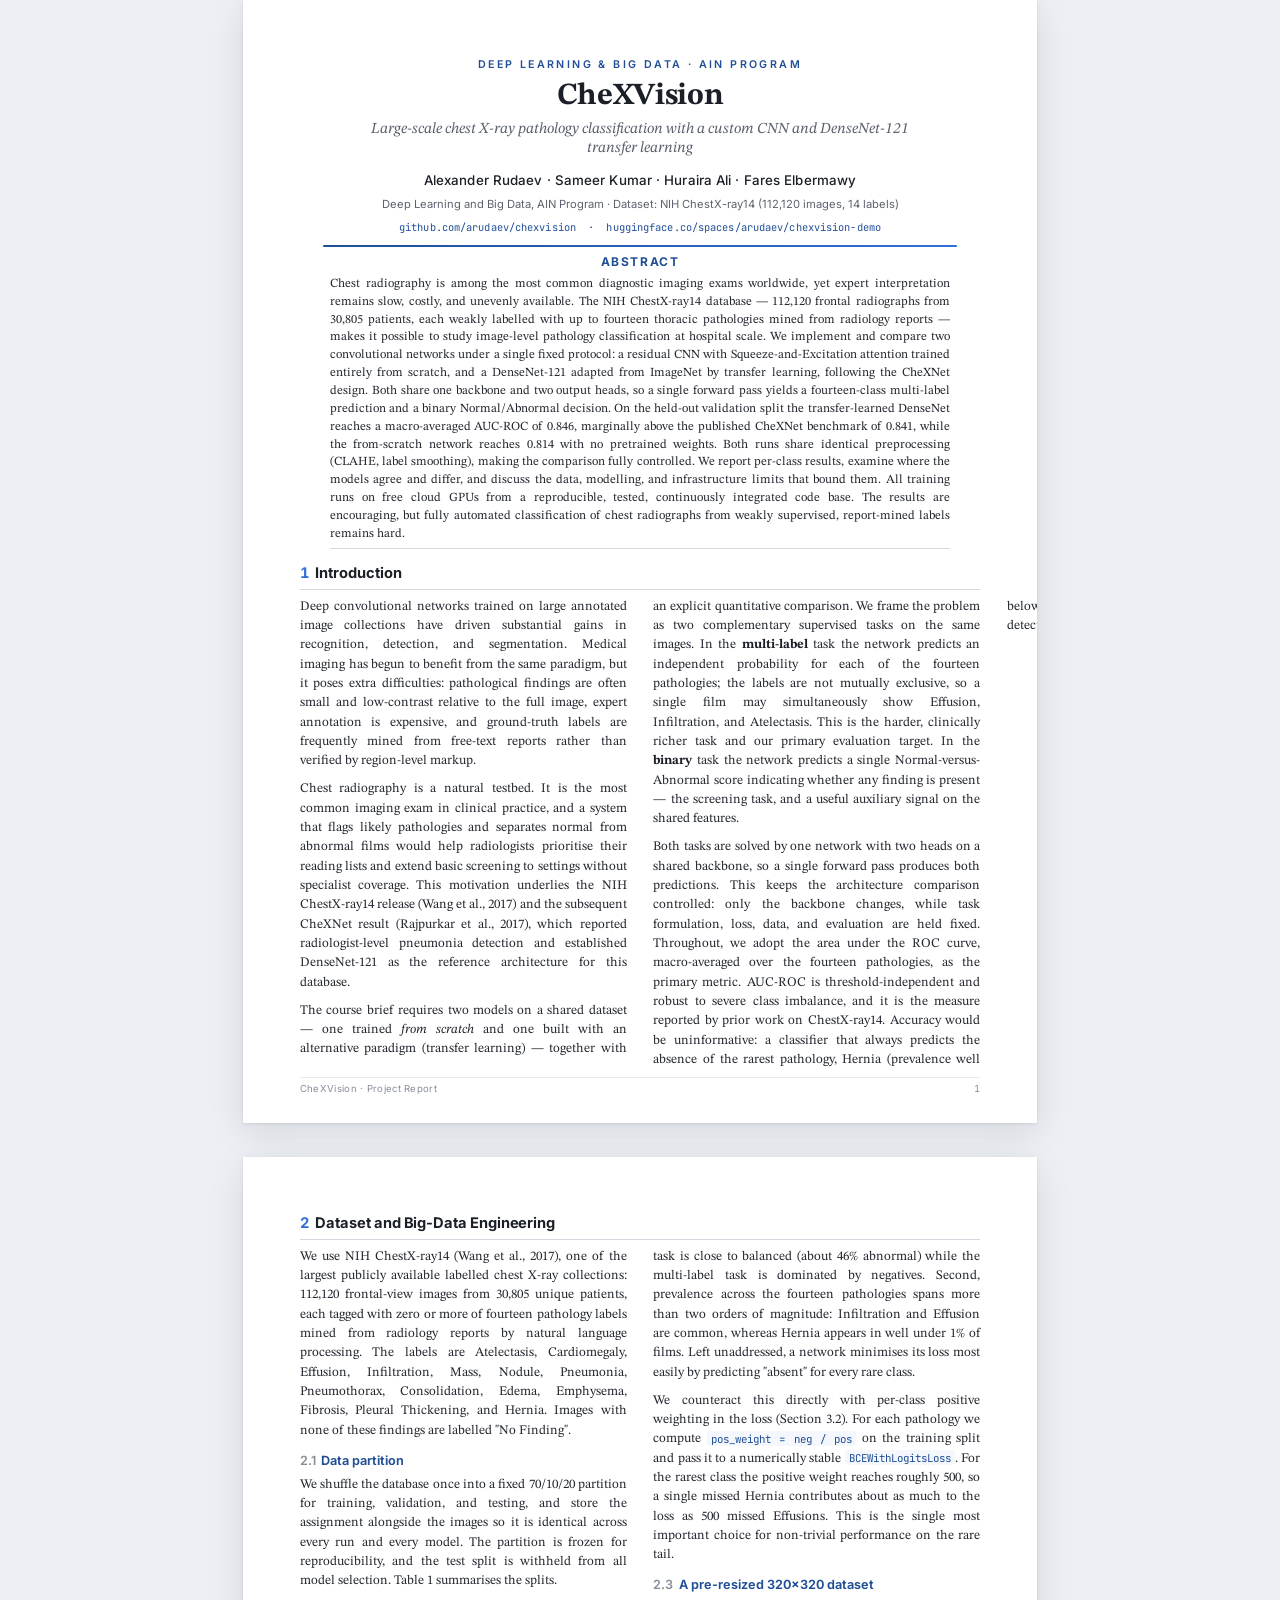
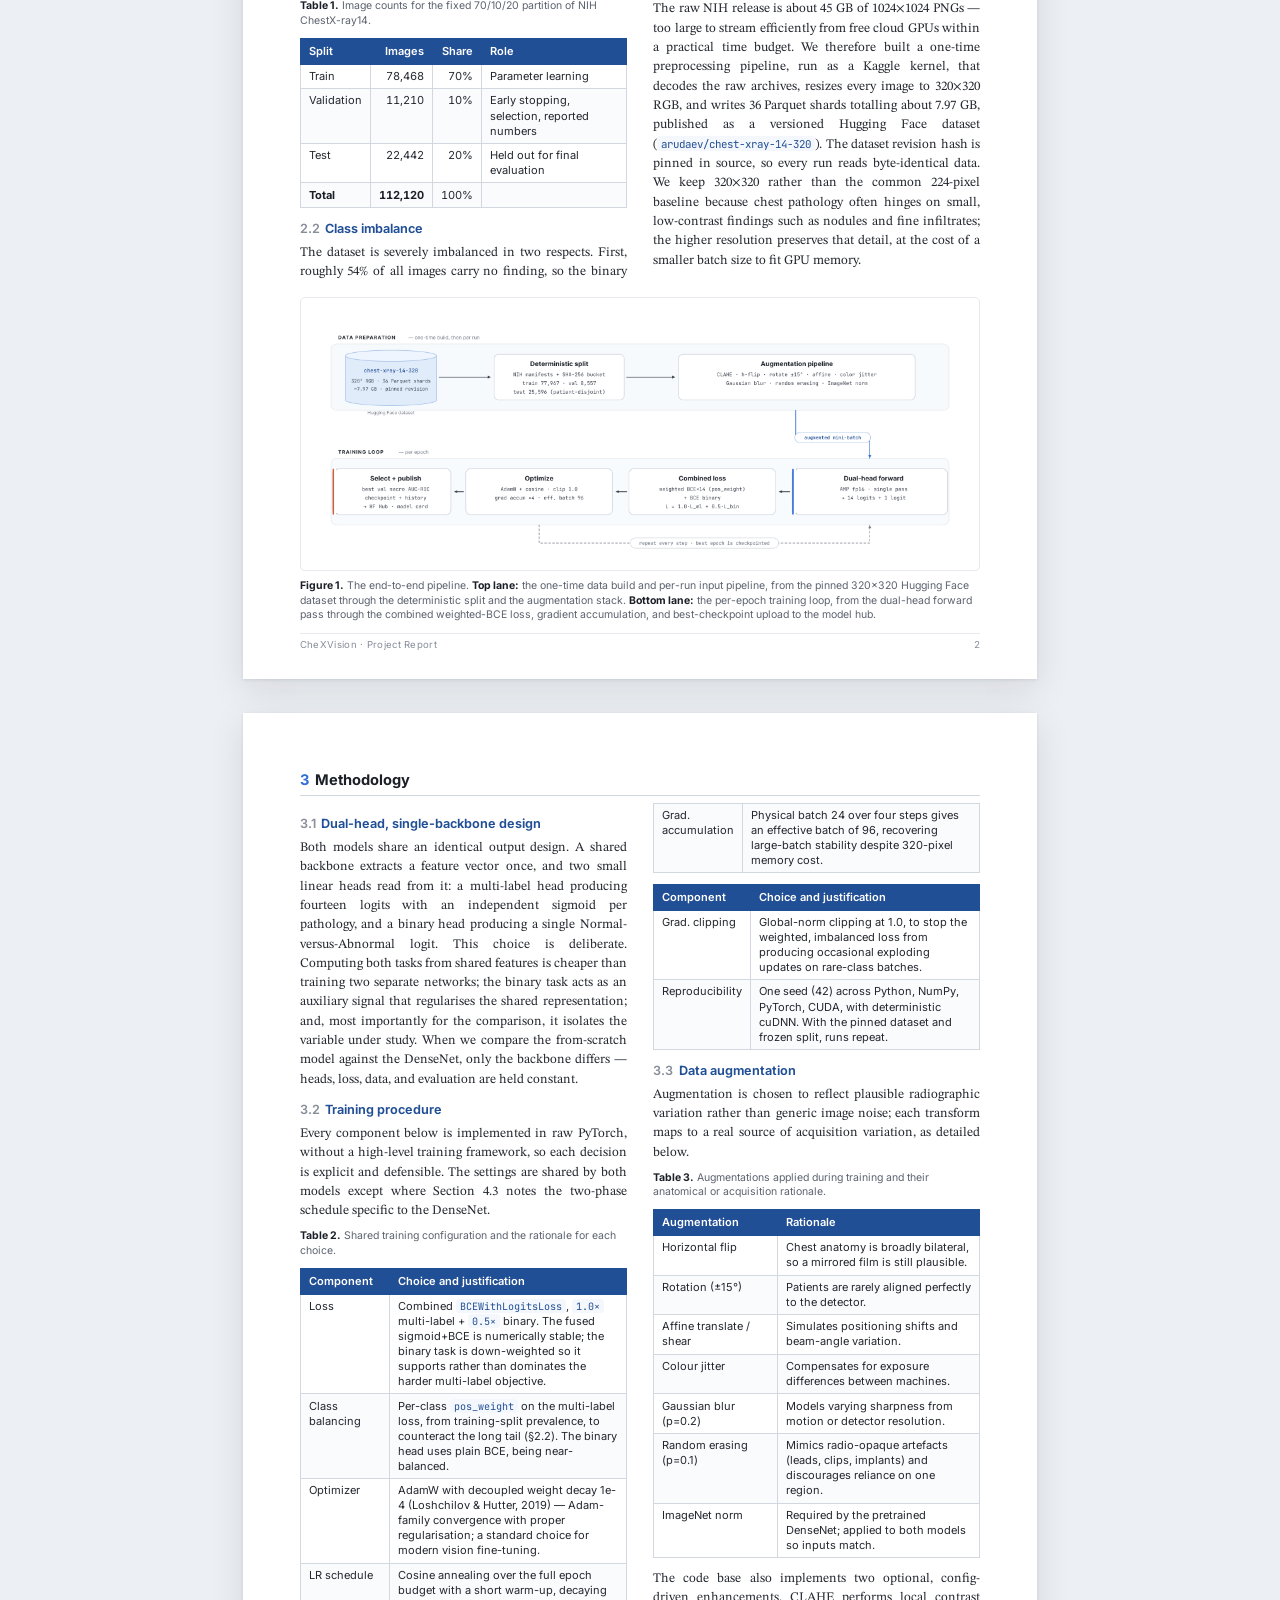
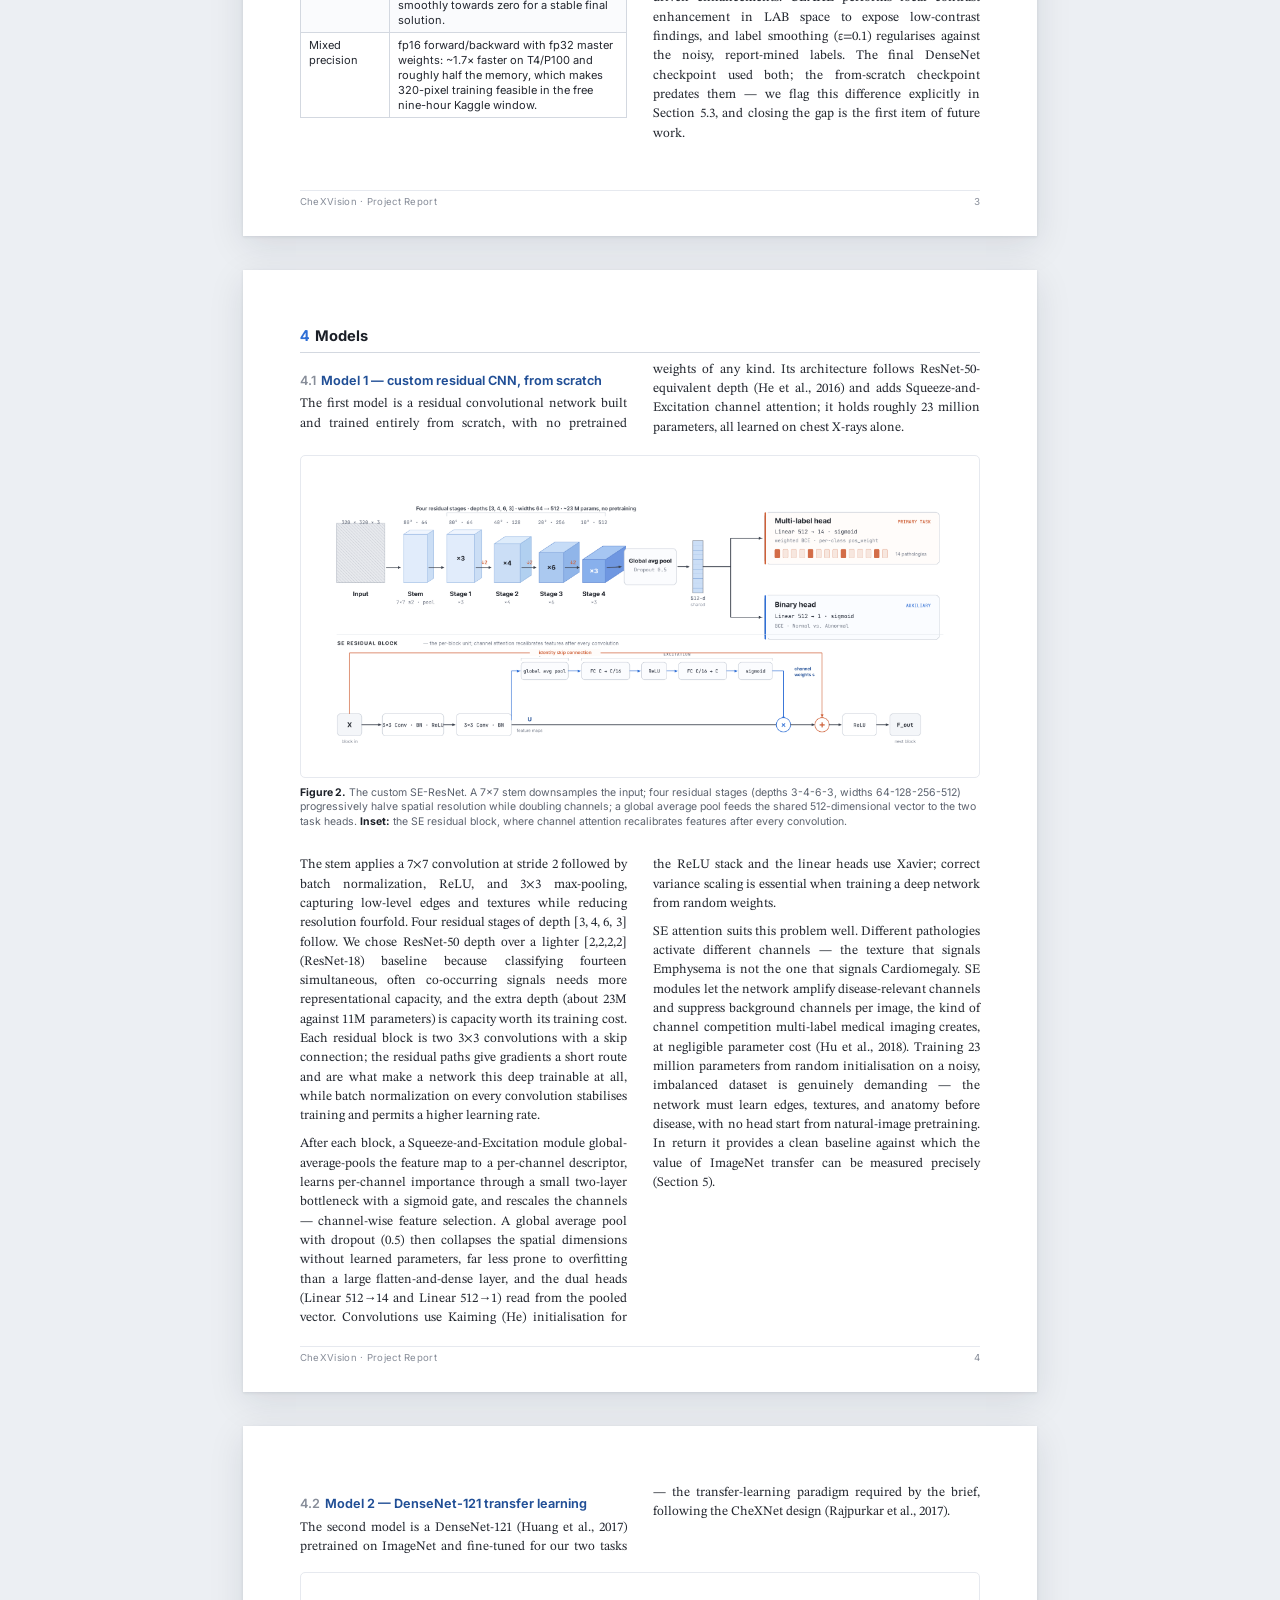
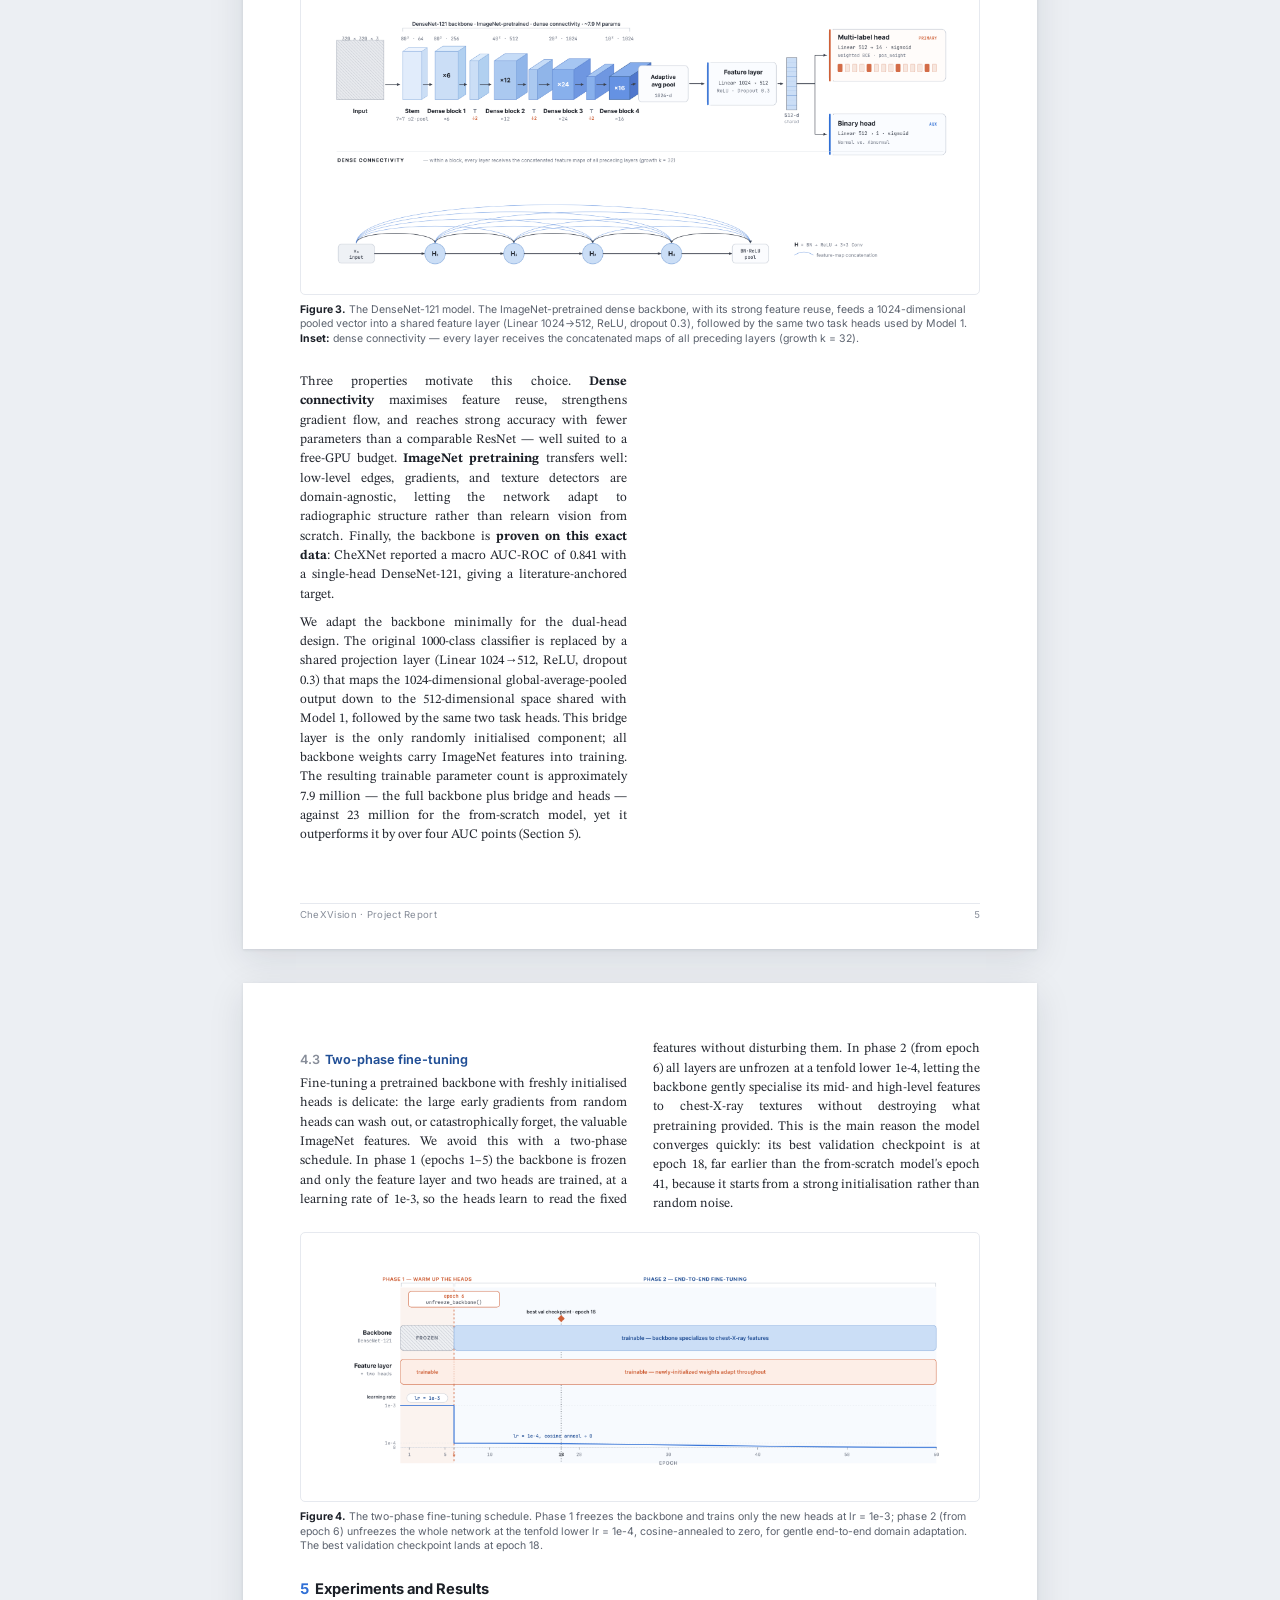
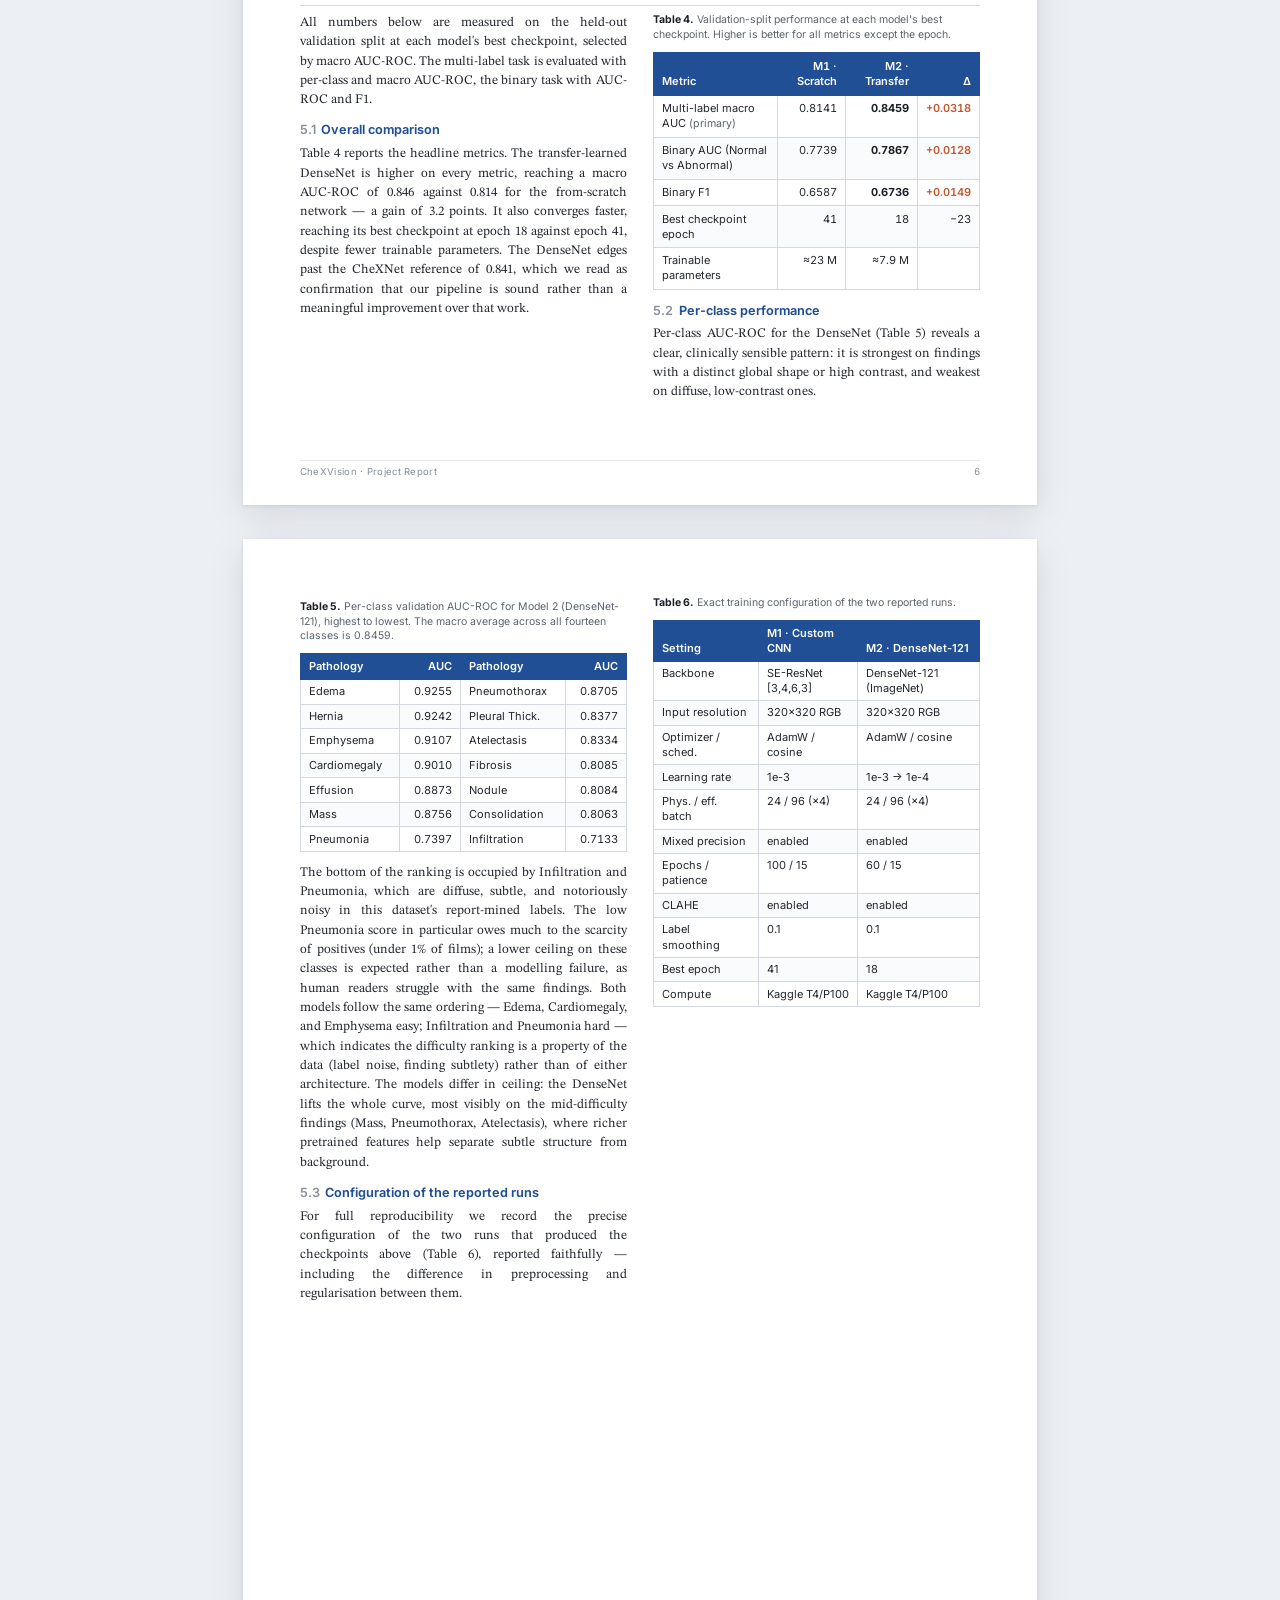
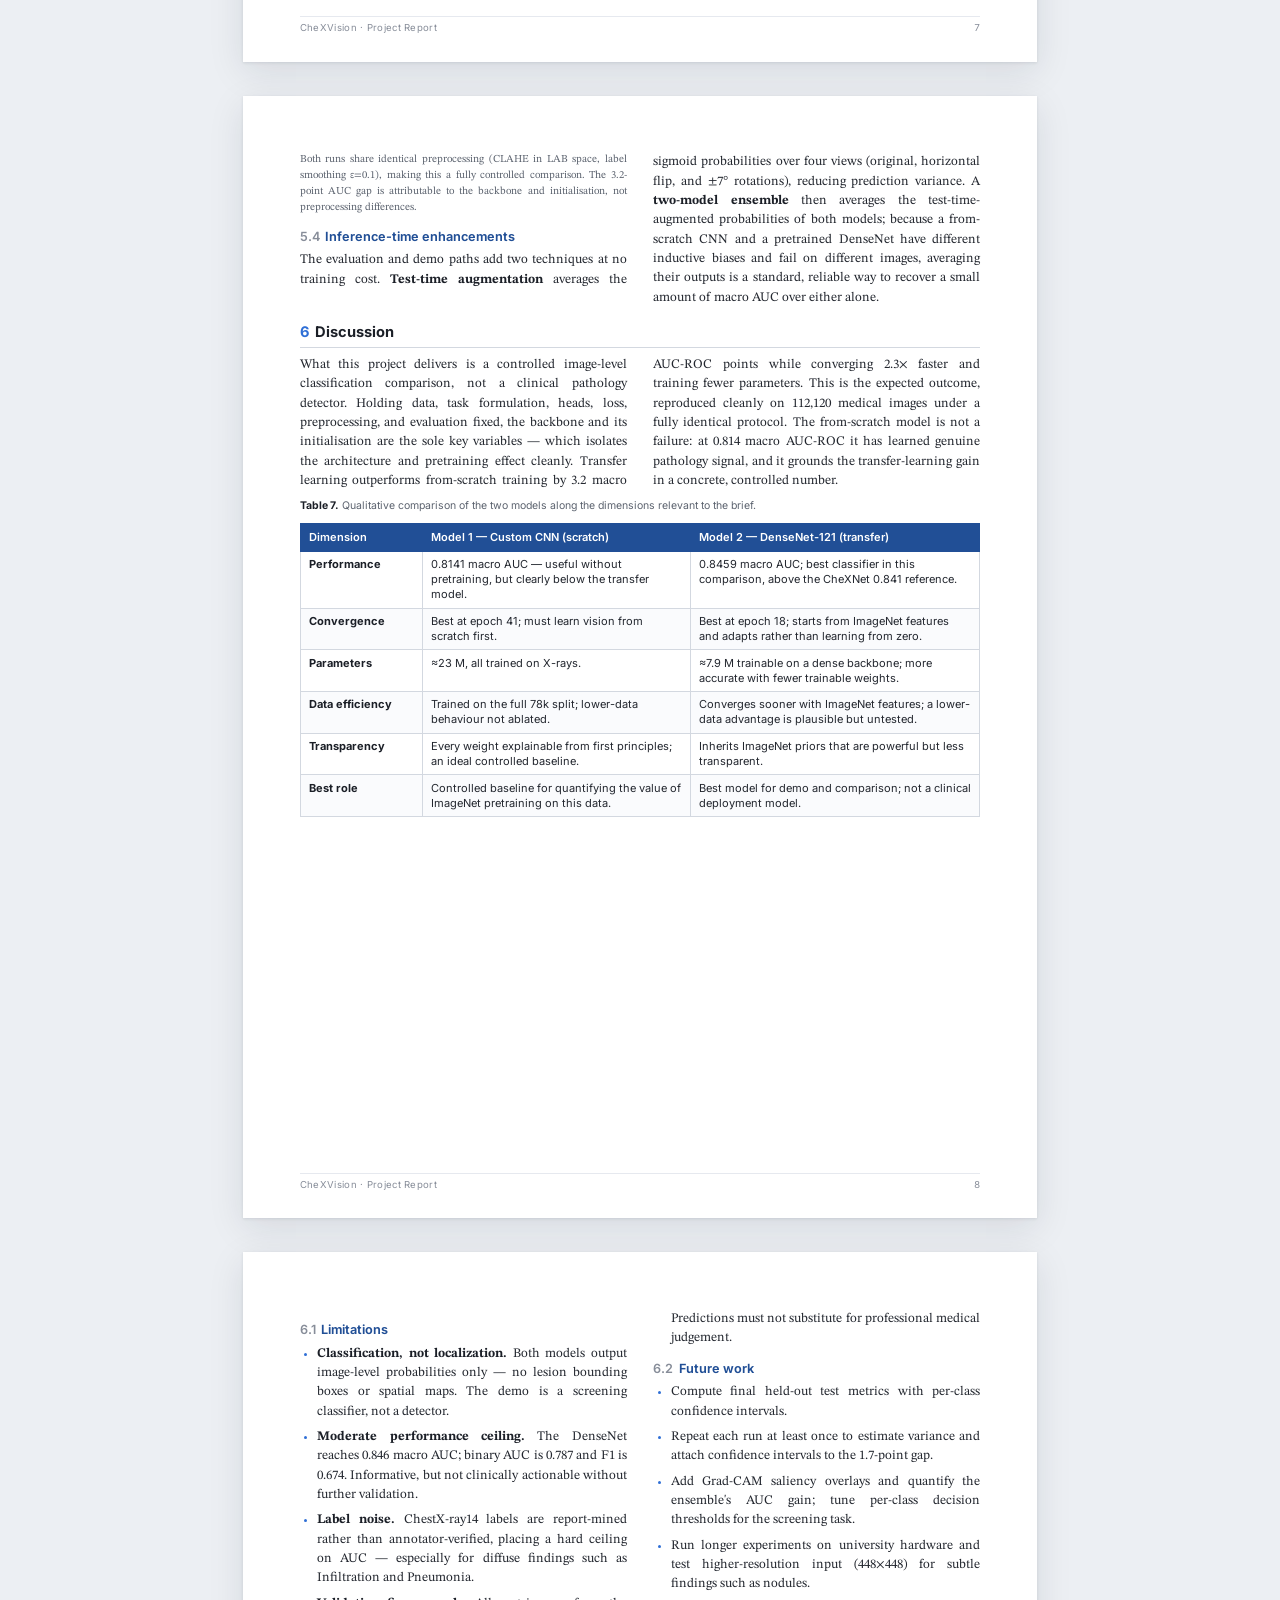
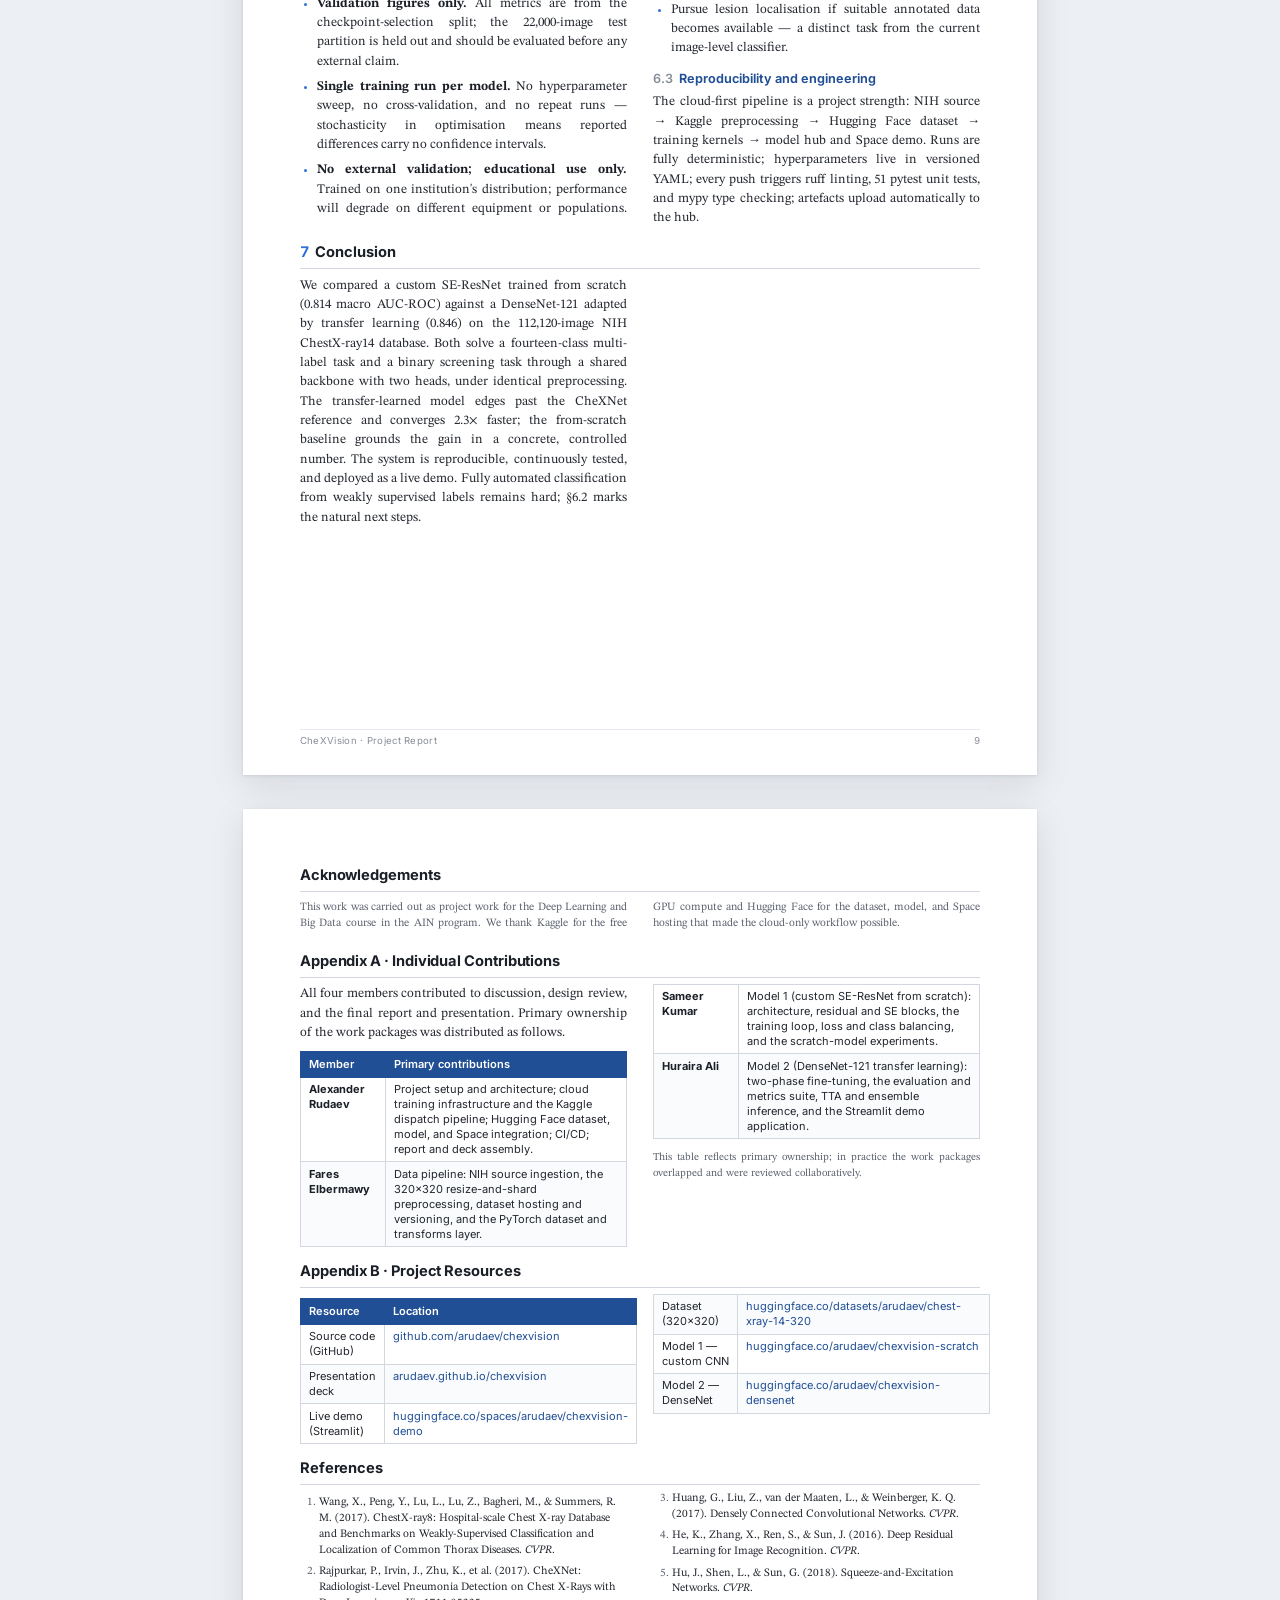
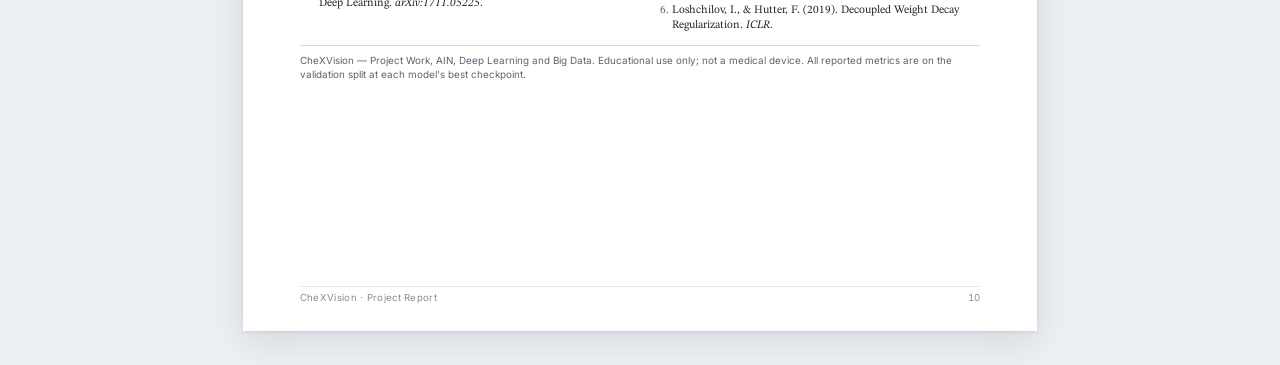
<file: docs/report.html>
<!doctype html>
<html lang="en">
<head>
<meta charset="utf-8">
<title>CheXVision — Project Report</title>
<link rel="preconnect" href="https://fonts.googleapis.com">
<link rel="preconnect" href="https://fonts.gstatic.com" crossorigin>
<link href="https://fonts.googleapis.com/css2?family=Inter:wght@400;500;600;700&family=JetBrains+Mono:wght@400;500;600&family=STIX+Two+Text:ital,wght@0,400;0,500;0,600;0,700;1,400;1,600&display=swap" rel="stylesheet">
<link rel="stylesheet" href="report.css">
</head>
<body>

<!-- ============================== PAGE 1 ============================== -->
<section class="page" data-screen-label="p1">
  <div class="cols">

    <div class="titleblock span">
      <div class="kicker">Deep Learning &amp; Big Data · AIN Program</div>
      <h1 class="title">CheXVision</h1>
      <div class="subtitle">Large-scale chest X-ray pathology classification with a custom CNN and DenseNet-121 transfer learning</div>
      <div class="authors">Alexander Rudaev · Sameer Kumar · Huraira Ali · Fares Elbermawy</div>
      <div class="affil">Deep Learning and Big Data, AIN Program · Dataset: NIH ChestX-ray14 (112,120 images, 14 labels)</div>
      <div class="links"><a href="https://github.com/arudaev/chexvision">github.com/arudaev/chexvision</a>&nbsp;&nbsp;·&nbsp;&nbsp;<a href="https://huggingface.co/spaces/arudaev/chexvision-demo">huggingface.co/spaces/arudaev/chexvision-demo</a></div>
      <div class="titlerule"></div>
    </div>

    <div class="abstract span">
      <div class="lead">Abstract</div>
      <p>Chest radiography is among the most common diagnostic imaging exams worldwide, yet expert interpretation remains slow, costly, and unevenly available. The NIH ChestX-ray14 database — 112,120 frontal radiographs from 30,805 patients, each weakly labelled with up to fourteen thoracic pathologies mined from radiology reports — makes it possible to study image-level pathology classification at hospital scale. We implement and compare two convolutional networks under a single fixed protocol: a residual CNN with Squeeze-and-Excitation attention trained entirely from scratch, and a DenseNet-121 adapted from ImageNet by transfer learning, following the CheXNet design. Both share one backbone and two output heads, so a single forward pass yields a fourteen-class multi-label prediction and a binary Normal/Abnormal decision. On the held-out validation split the transfer-learned DenseNet reaches a macro-averaged AUC-ROC of 0.846, marginally above the published CheXNet benchmark of 0.841, while the from-scratch network reaches 0.814 with no pretrained weights. Both runs share identical preprocessing (CLAHE, label smoothing), making the comparison fully controlled. We report per-class results, examine where the models agree and differ, and discuss the data, modelling, and infrastructure limits that bound them. All training runs on free cloud GPUs from a reproducible, tested, continuously integrated code base. The results are encouraging, but fully automated classification of chest radiographs from weakly supervised, report-mined labels remains hard.</p>
      <hr class="hair">
    </div>

    <h2 class="sec span"><span class="n">1</span>Introduction</h2>
    <p>Deep convolutional networks trained on large annotated image collections have driven substantial gains in recognition, detection, and segmentation. Medical imaging has begun to benefit from the same paradigm, but it poses extra difficulties: pathological findings are often small and low-contrast relative to the full image, expert annotation is expensive, and ground-truth labels are frequently mined from free-text reports rather than verified by region-level markup.</p>
    <p>Chest radiography is a natural testbed. It is the most common imaging exam in clinical practice, and a system that flags likely pathologies and separates normal from abnormal films would help radiologists prioritise their reading lists and extend basic screening to settings without specialist coverage. This motivation underlies the NIH ChestX-ray14 release (Wang et al., 2017) and the subsequent CheXNet result (Rajpurkar et al., 2017), which reported radiologist-level pneumonia detection and established DenseNet-121 as the reference architecture for this database.</p>
    <p>The course brief requires two models on a shared dataset — one trained <i>from scratch</i> and one built with an alternative paradigm (transfer learning) — together with an explicit quantitative comparison. We frame the problem as two complementary supervised tasks on the same images. In the <b>multi-label</b> task the network predicts an independent probability for each of the fourteen pathologies; the labels are not mutually exclusive, so a single film may simultaneously show Effusion, Infiltration, and Atelectasis. This is the harder, clinically richer task and our primary evaluation target. In the <b>binary</b> task the network predicts a single Normal-versus-Abnormal score indicating whether any finding is present — the screening task, and a useful auxiliary signal on the shared features.</p>
    <p>Both tasks are solved by one network with two heads on a shared backbone, so a single forward pass produces both predictions. This keeps the architecture comparison controlled: only the backbone changes, while task formulation, loss, data, and evaluation are held fixed. Throughout, we adopt the area under the ROC curve, macro-averaged over the fourteen pathologies, as the primary metric. AUC-ROC is threshold-independent and robust to severe class imbalance, and it is the measure reported by prior work on ChestX-ray14. Accuracy would be uninformative: a classifier that always predicts the absence of the rarest pathology, Hernia (prevalence well below 1%), scores over 99% accuracy on that class while detecting nothing of clinical value.</p>

  </div>
  <div class="foot"><span>CheXVision · Project Report</span><span class="pg">1</span></div>
</section>

<!-- ============================== PAGE 2 ============================== -->
<section class="page" data-screen-label="p2">
  <div class="cols">

    <h2 class="sec span"><span class="n">2</span>Dataset and Big-Data Engineering</h2>
    <p>We use NIH ChestX-ray14 (Wang et al., 2017), one of the largest publicly available labelled chest X-ray collections: 112,120 frontal-view images from 30,805 unique patients, each tagged with zero or more of fourteen pathology labels mined from radiology reports by natural language processing. The labels are Atelectasis, Cardiomegaly, Effusion, Infiltration, Mass, Nodule, Pneumonia, Pneumothorax, Consolidation, Edema, Emphysema, Fibrosis, Pleural Thickening, and Hernia. Images with none of these findings are labelled "No Finding".</p>

    <h3 class="sub"><span class="n">2.1</span>Data partition</h3>
    <p>We shuffle the database once into a fixed 70/10/20 partition for training, validation, and testing, and store the assignment alongside the images so it is identical across every run and every model. The partition is frozen for reproducibility, and the test split is withheld from all model selection. Table 1 summarises the splits.</p>

    <table class="tbl-tight">
      <caption><span class="lab">Table 1.</span> Image counts for the fixed 70/10/20 partition of NIH ChestX-ray14.</caption>
      <thead><tr><th>Split</th><th class="num">Images</th><th class="num">Share</th><th>Role</th></tr></thead>
      <tbody>
        <tr><td>Train</td><td class="num">78,468</td><td class="num">70%</td><td>Parameter learning</td></tr>
        <tr><td>Validation</td><td class="num">11,210</td><td class="num">10%</td><td>Early stopping, selection, reported numbers</td></tr>
        <tr><td>Test</td><td class="num">22,442</td><td class="num">20%</td><td>Held out for final evaluation</td></tr>
        <tr><td><b>Total</b></td><td class="num"><b>112,120</b></td><td class="num">100%</td><td></td></tr>
      </tbody>
    </table>

    <h3 class="sub"><span class="n">2.2</span>Class imbalance</h3>
    <p>The dataset is severely imbalanced in two respects. First, roughly 54% of all images carry no finding, so the binary task is close to balanced (about 46% abnormal) while the multi-label task is dominated by negatives. Second, prevalence across the fourteen pathologies spans more than two orders of magnitude: Infiltration and Effusion are common, whereas Hernia appears in well under 1% of films. Left unaddressed, a network minimises its loss most easily by predicting "absent" for every rare class.</p>
    <p>We counteract this directly with per-class positive weighting in the loss (Section 3.2). For each pathology we compute <code>pos_weight = neg / pos</code> on the training split and pass it to a numerically stable <code>BCEWithLogitsLoss</code>. For the rarest class the positive weight reaches roughly 500, so a single missed Hernia contributes about as much to the loss as 500 missed Effusions. This is the single most important choice for non-trivial performance on the rare tail.</p>

    <h3 class="sub"><span class="n">2.3</span>A pre-resized 320×320 dataset</h3>
    <p>The raw NIH release is about 45 GB of 1024×1024 PNGs — too large to stream efficiently from free cloud GPUs within a practical time budget. We therefore built a one-time preprocessing pipeline, run as a Kaggle kernel, that decodes the raw archives, resizes every image to 320×320 RGB, and writes 36 Parquet shards totalling about 7.97 GB, published as a versioned Hugging Face dataset (<code>arudaev/chest-xray-14-320</code>). The dataset revision hash is pinned in source, so every run reads byte-identical data. We keep 320×320 rather than the common 224-pixel baseline because chest pathology often hinges on small, low-contrast findings such as nodules and fine infiltrates; the higher resolution preserves that detail, at the cost of a smaller batch size to fit GPU memory.</p>

    <figure class="span framed">
      <img src="assets/CheXVision_Fig1_pipeline.png" alt="End-to-end data and training pipeline">
      <figcaption><span class="lab">Figure 1.</span> The end-to-end pipeline. <b>Top lane:</b> the one-time data build and per-run input pipeline, from the pinned 320×320 Hugging Face dataset through the deterministic split and the augmentation stack. <b>Bottom lane:</b> the per-epoch training loop, from the dual-head forward pass through the combined weighted-BCE loss, gradient accumulation, and best-checkpoint upload to the model hub.</figcaption>
    </figure>

  </div>
  <div class="foot"><span>CheXVision · Project Report</span><span class="pg">2</span></div>
</section>

<!-- ============================== PAGE 3 ============================== -->
<section class="page" data-screen-label="p3">
  <div class="cols">

    <h2 class="sec span"><span class="n">3</span>Methodology</h2>
    <h3 class="sub"><span class="n">3.1</span>Dual-head, single-backbone design</h3>
    <p>Both models share an identical output design. A shared backbone extracts a feature vector once, and two small linear heads read from it: a multi-label head producing fourteen logits with an independent sigmoid per pathology, and a binary head producing a single Normal-versus-Abnormal logit. This choice is deliberate. Computing both tasks from shared features is cheaper than training two separate networks; the binary task acts as an auxiliary signal that regularises the shared representation; and, most importantly for the comparison, it isolates the variable under study. When we compare the from-scratch model against the DenseNet, only the backbone differs — heads, loss, data, and evaluation are held constant.</p>

    <h3 class="sub"><span class="n">3.2</span>Training procedure</h3>
    <p>Every component below is implemented in raw PyTorch, without a high-level training framework, so each decision is explicit and defensible. The settings are shared by both models except where Section 4.3 notes the two-phase schedule specific to the DenseNet.</p>

    <table class="tbl-tight">
      <caption><span class="lab">Table 2.</span> Shared training configuration and the rationale for each choice.</caption>
      <thead><tr><th style="width:27%">Component</th><th>Choice and justification</th></tr></thead>
      <tbody>
        <tr><td>Loss</td><td>Combined <code>BCEWithLogitsLoss</code>, <code>1.0×</code> multi-label + <code>0.5×</code> binary. The fused sigmoid+BCE is numerically stable; the binary task is down-weighted so it supports rather than dominates the harder multi-label objective.</td></tr>
        <tr><td>Class balancing</td><td>Per-class <code>pos_weight</code> on the multi-label loss, from training-split prevalence, to counteract the long tail (§2.2). The binary head uses plain BCE, being near-balanced.</td></tr>
        <tr><td>Optimizer</td><td>AdamW with decoupled weight decay 1e-4 (Loshchilov &amp; Hutter, 2019) — Adam-family convergence with proper regularisation; a standard choice for modern vision fine-tuning.</td></tr>
        <tr><td>LR schedule</td><td>Cosine annealing over the full epoch budget with a short warm-up, decaying smoothly towards zero for a stable final solution.</td></tr>
        <tr><td>Mixed precision</td><td>fp16 forward/backward with fp32 master weights: ~1.7× faster on T4/P100 and roughly half the memory, which makes 320-pixel training feasible in the free nine-hour Kaggle window.</td></tr>
        <tr><td>Grad. accumulation</td><td>Physical batch 24 over four steps gives an effective batch of 96, recovering large-batch stability despite 320-pixel memory cost.</td></tr>
      </tbody>
    </table>

    <table class="tbl-tight">
      <thead><tr><th style="width:27%">Component</th><th>Choice and justification</th></tr></thead>
      <tbody>
        <tr><td>Grad. clipping</td><td>Global-norm clipping at 1.0, to stop the weighted, imbalanced loss from producing occasional exploding updates on rare-class batches.</td></tr>
        <tr><td>Reproducibility</td><td>One seed (42) across Python, NumPy, PyTorch, CUDA, with deterministic cuDNN. With the pinned dataset and frozen split, runs repeat.</td></tr>
      </tbody>
    </table>

    <h3 class="sub"><span class="n">3.3</span>Data augmentation</h3>
    <p>Augmentation is chosen to reflect plausible radiographic variation rather than generic image noise; each transform maps to a real source of acquisition variation, as detailed below.</p>

    <table class="tbl-tight">
      <caption><span class="lab">Table 3.</span> Augmentations applied during training and their anatomical or acquisition rationale.</caption>
      <thead><tr><th style="width:38%">Augmentation</th><th>Rationale</th></tr></thead>
      <tbody>
        <tr><td>Horizontal flip</td><td>Chest anatomy is broadly bilateral, so a mirrored film is still plausible.</td></tr>
        <tr><td>Rotation (±15°)</td><td>Patients are rarely aligned perfectly to the detector.</td></tr>
        <tr><td>Affine translate / shear</td><td>Simulates positioning shifts and beam-angle variation.</td></tr>
        <tr><td>Colour jitter</td><td>Compensates for exposure differences between machines.</td></tr>
        <tr><td>Gaussian blur (p=0.2)</td><td>Models varying sharpness from motion or detector resolution.</td></tr>
        <tr><td>Random erasing (p=0.1)</td><td>Mimics radio-opaque artefacts (leads, clips, implants) and discourages reliance on one region.</td></tr>
        <tr><td>ImageNet norm</td><td>Required by the pretrained DenseNet; applied to both models so inputs match.</td></tr>
      </tbody>
    </table>
    <p>The code base also implements two optional, config-driven enhancements. CLAHE performs local contrast enhancement in LAB space to expose low-contrast findings, and label smoothing (ε=0.1) regularises against the noisy, report-mined labels. The final DenseNet checkpoint used both; the from-scratch checkpoint predates them — we flag this difference explicitly in Section 5.3, and closing the gap is the first item of future work.</p>

  </div>
  <div class="foot"><span>CheXVision · Project Report</span><span class="pg">3</span></div>
</section>

<!-- ============================== PAGE 4 ============================== -->
<section class="page" data-screen-label="p4">
  <div class="cols">

    <h2 class="sec span"><span class="n">4</span>Models</h2>

    <h3 class="sub"><span class="n">4.1</span>Model 1 — custom residual CNN, from scratch</h3>
    <p>The first model is a residual convolutional network built and trained entirely from scratch, with no pretrained weights of any kind. Its architecture follows ResNet-50-equivalent depth (He et al., 2016) and adds Squeeze-and-Excitation channel attention; it holds roughly 23 million parameters, all learned on chest X-rays alone.</p>

    <figure class="span framed">
      <img src="assets/CheXVision_Fig2_SE-ResNet.png" alt="Custom SE-ResNet architecture">
      <figcaption><span class="lab">Figure 2.</span> The custom SE-ResNet. A 7×7 stem downsamples the input; four residual stages (depths 3-4-6-3, widths 64-128-256-512) progressively halve spatial resolution while doubling channels; a global average pool feeds the shared 512-dimensional vector to the two task heads. <b>Inset:</b> the SE residual block, where channel attention recalibrates features after every convolution.</figcaption>
    </figure>

    <p>The stem applies a 7×7 convolution at stride 2 followed by batch normalization, ReLU, and 3×3 max-pooling, capturing low-level edges and textures while reducing resolution fourfold. Four residual stages of depth [3, 4, 6, 3] follow. We chose ResNet-50 depth over a lighter [2,2,2,2] (ResNet-18) baseline because classifying fourteen simultaneous, often co-occurring signals needs more representational capacity, and the extra depth (about 23M against 11M parameters) is capacity worth its training cost. Each residual block is two 3×3 convolutions with a skip connection; the residual paths give gradients a short route and are what make a network this deep trainable at all, while batch normalization on every convolution stabilises training and permits a higher learning rate.</p>
    <p>After each block, a Squeeze-and-Excitation module global-average-pools the feature map to a per-channel descriptor, learns per-channel importance through a small two-layer bottleneck with a sigmoid gate, and rescales the channels — channel-wise feature selection. A global average pool with dropout (0.5) then collapses the spatial dimensions without learned parameters, far less prone to overfitting than a large flatten-and-dense layer, and the dual heads (Linear 512→14 and Linear 512→1) read from the pooled vector. Convolutions use Kaiming (He) initialisation for the ReLU stack and the linear heads use Xavier; correct variance scaling is essential when training a deep network from random weights.</p>
    <p>SE attention suits this problem well. Different pathologies activate different channels — the texture that signals Emphysema is not the one that signals Cardiomegaly. SE modules let the network amplify disease-relevant channels and suppress background channels per image, the kind of channel competition multi-label medical imaging creates, at negligible parameter cost (Hu et al., 2018). Training 23 million parameters from random initialisation on a noisy, imbalanced dataset is genuinely demanding — the network must learn edges, textures, and anatomy before disease, with no head start from natural-image pretraining. In return it provides a clean baseline against which the value of ImageNet transfer can be measured precisely (Section 5).</p>

  </div>
  <div class="foot"><span>CheXVision · Project Report</span><span class="pg">4</span></div>
</section>

<!-- ============================== PAGE 5 ============================== -->
<section class="page" data-screen-label="p5">
  <div class="cols">

    <h3 class="sub"><span class="n">4.2</span>Model 2 — DenseNet-121 transfer learning</h3>
    <p>The second model is a DenseNet-121 (Huang et al., 2017) pretrained on ImageNet and fine-tuned for our two tasks — the transfer-learning paradigm required by the brief, following the CheXNet design (Rajpurkar et al., 2017).</p>

    <figure class="span framed">
      <img src="assets/CheXVision_Fig3_DenseNet-121.png" alt="DenseNet-121 transfer-learning architecture">
      <figcaption><span class="lab">Figure 3.</span> The DenseNet-121 model. The ImageNet-pretrained dense backbone, with its strong feature reuse, feeds a 1024-dimensional pooled vector into a shared feature layer (Linear 1024→512, ReLU, dropout 0.3), followed by the same two task heads used by Model 1. <b>Inset:</b> dense connectivity — every layer receives the concatenated maps of all preceding layers (growth k = 32).</figcaption>
    </figure>

    <p>Three properties motivate this choice. <b>Dense connectivity</b> maximises feature reuse, strengthens gradient flow, and reaches strong accuracy with fewer parameters than a comparable ResNet — well suited to a free-GPU budget. <b>ImageNet pretraining</b> transfers well: low-level edges, gradients, and texture detectors are domain-agnostic, letting the network adapt to radiographic structure rather than relearn vision from scratch. Finally, the backbone is <b>proven on this exact data</b>: CheXNet reported a macro AUC-ROC of 0.841 with a single-head DenseNet-121, giving a literature-anchored target.</p>
    <p>We adapt the backbone minimally for the dual-head design. The original 1000-class classifier is replaced by a shared projection layer (Linear 1024→512, ReLU, dropout 0.3) that maps the 1024-dimensional global-average-pooled output down to the 512-dimensional space shared with Model 1, followed by the same two task heads. This bridge layer is the only randomly initialised component; all backbone weights carry ImageNet features into training. The resulting trainable parameter count is approximately 7.9 million — the full backbone plus bridge and heads — against 23 million for the from-scratch model, yet it outperforms it by over four AUC points (Section 5).</p>

  </div>
  <div class="foot"><span>CheXVision · Project Report</span><span class="pg">5</span></div>
</section>

<!-- ============================== PAGE 6 ============================== -->
<section class="page" data-screen-label="p6">
  <div class="cols">

    <h3 class="sub"><span class="n">4.3</span>Two-phase fine-tuning</h3>
    <p>Fine-tuning a pretrained backbone with freshly initialised heads is delicate: the large early gradients from random heads can wash out, or catastrophically forget, the valuable ImageNet features. We avoid this with a two-phase schedule. In phase 1 (epochs 1–5) the backbone is frozen and only the feature layer and two heads are trained, at a learning rate of 1e-3, so the heads learn to read the fixed features without disturbing them. In phase 2 (from epoch 6) all layers are unfrozen at a tenfold lower 1e-4, letting the backbone gently specialise its mid- and high-level features to chest-X-ray textures without destroying what pretraining provided. This is the main reason the model converges quickly: its best validation checkpoint is at epoch 18, far earlier than the from-scratch model's epoch 41, because it starts from a strong initialisation rather than random noise.</p>

    <figure class="span framed">
      <img src="assets/CheXVision_Fig4_two-phase-finetuning.png" alt="Two-phase fine-tuning schedule">
      <figcaption><span class="lab">Figure 4.</span> The two-phase fine-tuning schedule. Phase 1 freezes the backbone and trains only the new heads at lr = 1e-3; phase 2 (from epoch 6) unfreezes the whole network at the tenfold lower lr = 1e-4, cosine-annealed to zero, for gentle end-to-end domain adaptation. The best validation checkpoint lands at epoch 18.</figcaption>
    </figure>

    <h2 class="sec span"><span class="n">5</span>Experiments and Results</h2>
    <p>All numbers below are measured on the held-out validation split at each model's best checkpoint, selected by macro AUC-ROC. The multi-label task is evaluated with per-class and macro AUC-ROC, the binary task with AUC-ROC and F1.</p>

    <h3 class="sub"><span class="n">5.1</span>Overall comparison</h3>
    <p>Table 4 reports the headline metrics. The transfer-learned DenseNet is higher on every metric, reaching a macro AUC-ROC of 0.846 against 0.814 for the from-scratch network — a gain of 3.2 points. It also converges faster, reaching its best checkpoint at epoch 18 against epoch 41, despite fewer trainable parameters. The DenseNet edges past the CheXNet reference of 0.841, which we read as confirmation that our pipeline is sound rather than a meaningful improvement over that work.</p>

    <table class="nb">
      <caption><span class="lab">Table 4.</span> Validation-split performance at each model's best checkpoint. Higher is better for all metrics except the epoch.</caption>
      <thead><tr><th>Metric</th><th class="num">M1 · Scratch</th><th class="num">M2 · Transfer</th><th class="num">Δ</th></tr></thead>
      <tbody>
        <tr><td>Multi-label macro AUC <span class="small">(primary)</span></td><td class="num">0.8141</td><td class="num"><b>0.8459</b></td><td class="num"><span class="pos">+0.0318</span></td></tr>
        <tr><td>Binary AUC (Normal vs Abnormal)</td><td class="num">0.7739</td><td class="num"><b>0.7867</b></td><td class="num"><span class="pos">+0.0128</span></td></tr>
        <tr><td>Binary F1</td><td class="num">0.6587</td><td class="num"><b>0.6736</b></td><td class="num"><span class="pos">+0.0149</span></td></tr>
        <tr><td>Best checkpoint epoch</td><td class="num">41</td><td class="num">18</td><td class="num">−23</td></tr>
        <tr><td>Trainable parameters</td><td class="num">≈23 M</td><td class="num">≈7.9 M</td><td class="num"></td></tr>
      </tbody>
    </table>

    <h3 class="sub"><span class="n">5.2</span>Per-class performance</h3>
    <p>Per-class AUC-ROC for the DenseNet (Table 5) reveals a clear, clinically sensible pattern: it is strongest on findings with a distinct global shape or high contrast, and weakest on diffuse, low-contrast ones.</p>

  </div>
  <div class="foot"><span>CheXVision · Project Report</span><span class="pg">6</span></div>
</section>

<!-- ============================== PAGE 7 ============================== -->
<section class="page" data-screen-label="p7">
  <div class="cols">

    <table class="tbl-tight nb">
      <caption><span class="lab">Table 5.</span> Per-class validation AUC-ROC for Model 2 (DenseNet-121), highest to lowest. The macro average across all fourteen classes is 0.8459.</caption>
      <thead><tr><th>Pathology</th><th class="num">AUC</th><th>Pathology</th><th class="num">AUC</th></tr></thead>
      <tbody>
        <tr><td>Edema</td><td class="num">0.9255</td><td>Pneumothorax</td><td class="num">0.8705</td></tr>
        <tr><td>Hernia</td><td class="num">0.9242</td><td>Pleural Thick.</td><td class="num">0.8377</td></tr>
        <tr><td>Emphysema</td><td class="num">0.9107</td><td>Atelectasis</td><td class="num">0.8334</td></tr>
        <tr><td>Cardiomegaly</td><td class="num">0.9010</td><td>Fibrosis</td><td class="num">0.8085</td></tr>
        <tr><td>Effusion</td><td class="num">0.8873</td><td>Nodule</td><td class="num">0.8084</td></tr>
        <tr><td>Mass</td><td class="num">0.8756</td><td>Consolidation</td><td class="num">0.8063</td></tr>
        <tr><td>Pneumonia</td><td class="num">0.7397</td><td>Infiltration</td><td class="num">0.7133</td></tr>
      </tbody>
    </table>
    <p>The bottom of the ranking is occupied by Infiltration and Pneumonia, which are diffuse, subtle, and notoriously noisy in this dataset's report-mined labels. The low Pneumonia score in particular owes much to the scarcity of positives (under 1% of films); a lower ceiling on these classes is expected rather than a modelling failure, as human readers struggle with the same findings. Both models follow the same ordering — Edema, Cardiomegaly, and Emphysema easy; Infiltration and Pneumonia hard — which indicates the difficulty ranking is a property of the data (label noise, finding subtlety) rather than of either architecture. The models differ in ceiling: the DenseNet lifts the whole curve, most visibly on the mid-difficulty findings (Mass, Pneumothorax, Atelectasis), where richer pretrained features help separate subtle structure from background.</p>

    <h3 class="sub"><span class="n">5.3</span>Configuration of the reported runs</h3>
    <p>For full reproducibility we record the precise configuration of the two runs that produced the checkpoints above (Table 6), reported faithfully — including the difference in preprocessing and regularisation between them.</p>

    <table class="tbl-tight nb">
      <caption><span class="lab">Table 6.</span> Exact training configuration of the two reported runs.</caption>
      <thead><tr><th style="width:32%">Setting</th><th>M1 · Custom CNN</th><th>M2 · DenseNet-121</th></tr></thead>
      <tbody>
        <tr><td>Backbone</td><td>SE-ResNet [3,4,6,3]</td><td>DenseNet-121 (ImageNet)</td></tr>
        <tr><td>Input resolution</td><td>320×320 RGB</td><td>320×320 RGB</td></tr>
        <tr><td>Optimizer / sched.</td><td>AdamW / cosine</td><td>AdamW / cosine</td></tr>
        <tr><td>Learning rate</td><td>1e-3</td><td>1e-3 → 1e-4</td></tr>
        <tr><td>Phys. / eff. batch</td><td>24 / 96 (×4)</td><td>24 / 96 (×4)</td></tr>
        <tr><td>Mixed precision</td><td>enabled</td><td>enabled</td></tr>
        <tr><td>Epochs / patience</td><td>100 / 15</td><td>60 / 15</td></tr>
        <tr><td>CLAHE</td><td>enabled</td><td>enabled</td></tr>
        <tr><td>Label smoothing</td><td>0.1</td><td>0.1</td></tr>
        <tr><td>Best epoch</td><td>41</td><td>18</td></tr>
        <tr><td>Compute</td><td>Kaggle T4/P100</td><td>Kaggle T4/P100</td></tr>
      </tbody>
    </table>

  </div>
  <div class="foot"><span>CheXVision · Project Report</span><span class="pg">7</span></div>
</section>

<!-- ============================== PAGE 8 ============================== -->
<section class="page" data-screen-label="p8">
  <div class="cols">

    <p class="small">Both runs share identical preprocessing (CLAHE in LAB space, label smoothing ε=0.1), making this a fully controlled comparison. The 3.2-point AUC gap is attributable to the backbone and initialisation, not preprocessing differences.</p>

    <h3 class="sub"><span class="n">5.4</span>Inference-time enhancements</h3>
    <p>The evaluation and demo paths add two techniques at no training cost. <b>Test-time augmentation</b> averages the sigmoid probabilities over four views (original, horizontal flip, and ±7° rotations), reducing prediction variance. A <b>two-model ensemble</b> then averages the test-time-augmented probabilities of both models; because a from-scratch CNN and a pretrained DenseNet have different inductive biases and fail on different images, averaging their outputs is a standard, reliable way to recover a small amount of macro AUC over either alone.</p>

    <h2 class="sec span"><span class="n">6</span>Discussion</h2>
    <p>What this project delivers is a controlled image-level classification comparison, not a clinical pathology detector. Holding data, task formulation, heads, loss, preprocessing, and evaluation fixed, the backbone and its initialisation are the sole key variables — which isolates the architecture and pretraining effect cleanly. Transfer learning outperforms from-scratch training by 3.2 macro AUC-ROC points while converging 2.3× faster and training fewer parameters. This is the expected outcome, reproduced cleanly on 112,120 medical images under a fully identical protocol. The from-scratch model is not a failure: at 0.814 macro AUC-ROC it has learned genuine pathology signal, and it grounds the transfer-learning gain in a concrete, controlled number.</p>

    <table class="span">
      <caption><span class="lab">Table 7.</span> Qualitative comparison of the two models along the dimensions relevant to the brief.</caption>
      <thead><tr><th style="width:18%">Dimension</th><th>Model 1 — Custom CNN (scratch)</th><th>Model 2 — DenseNet-121 (transfer)</th></tr></thead>
      <tbody>
        <tr><td><b>Performance</b></td><td>0.8141 macro AUC — useful without pretraining, but clearly below the transfer model.</td><td>0.8459 macro AUC; best classifier in this comparison, above the CheXNet 0.841 reference.</td></tr>
        <tr><td><b>Convergence</b></td><td>Best at epoch 41; must learn vision from scratch first.</td><td>Best at epoch 18; starts from ImageNet features and adapts rather than learning from zero.</td></tr>
        <tr><td><b>Parameters</b></td><td>≈23 M, all trained on X-rays.</td><td>≈7.9 M trainable on a dense backbone; more accurate with fewer trainable weights.</td></tr>
        <tr><td><b>Data efficiency</b></td><td>Trained on the full 78k split; lower-data behaviour not ablated.</td><td>Converges sooner with ImageNet features; a lower-data advantage is plausible but untested.</td></tr>
        <tr><td><b>Transparency</b></td><td>Every weight explainable from first principles; an ideal controlled baseline.</td><td>Inherits ImageNet priors that are powerful but less transparent.</td></tr>
        <tr><td><b>Best role</b></td><td>Controlled baseline for quantifying the value of ImageNet pretraining on this data.</td><td>Best model for demo and comparison; not a clinical deployment model.</td></tr>
      </tbody>
    </table>

  </div>
  <div class="foot"><span>CheXVision · Project Report</span><span class="pg">8</span></div>
</section>

<!-- ============================== PAGE 9 ============================== -->
<section class="page" data-screen-label="p9">
  <div class="cols">

    <h3 class="sub"><span class="n">6.1</span>Limitations</h3>
    <ul>
      <li><b>Classification, not localization.</b> Both models output image-level probabilities only — no lesion bounding boxes or spatial maps. The demo is a screening classifier, not a detector.</li>
      <li><b>Moderate performance ceiling.</b> The DenseNet reaches 0.846 macro AUC; binary AUC is 0.787 and F1 is 0.674. Informative, but not clinically actionable without further validation.</li>
      <li><b>Label noise.</b> ChestX-ray14 labels are report-mined rather than annotator-verified, placing a hard ceiling on AUC — especially for diffuse findings such as Infiltration and Pneumonia.</li>
      <li><b>Validation figures only.</b> All metrics are from the checkpoint-selection split; the 22,000-image test partition is held out and should be evaluated before any external claim.</li>
      <li><b>Single training run per model.</b> No hyperparameter sweep, no cross-validation, and no repeat runs — stochasticity in optimisation means reported differences carry no confidence intervals.</li>
      <li><b>No external validation; educational use only.</b> Trained on one institution's distribution; performance will degrade on different equipment or populations. Predictions must not substitute for professional medical judgement.</li>
    </ul>

    <h3 class="sub"><span class="n">6.2</span>Future work</h3>
    <ul>
      <li>Compute final held-out test metrics with per-class confidence intervals.</li>
      <li>Repeat each run at least once to estimate variance and attach confidence intervals to the 1.7-point gap.</li>
      <li>Add Grad-CAM saliency overlays and quantify the ensemble's AUC gain; tune per-class decision thresholds for the screening task.</li>
      <li>Run longer experiments on university hardware and test higher-resolution input (448×448) for subtle findings such as nodules.</li>
      <li>Pursue lesion localisation if suitable annotated data becomes available — a distinct task from the current image-level classifier.</li>
    </ul>

    <h3 class="sub"><span class="n">6.3</span>Reproducibility and engineering</h3>
    <p>The cloud-first pipeline is a project strength: NIH source → Kaggle preprocessing → Hugging Face dataset → training kernels → model hub and Space demo. Runs are fully deterministic; hyperparameters live in versioned YAML; every push triggers ruff linting, 51 pytest unit tests, and mypy type checking; artefacts upload automatically to the hub.</p>

    <h2 class="sec span"><span class="n">7</span>Conclusion</h2>
    <p>We compared a custom SE-ResNet trained from scratch (0.814 macro AUC-ROC) against a DenseNet-121 adapted by transfer learning (0.846) on the 112,120-image NIH ChestX-ray14 database. Both solve a fourteen-class multi-label task and a binary screening task through a shared backbone with two heads, under identical preprocessing. The transfer-learned model edges past the CheXNet reference and converges 2.3× faster; the from-scratch baseline grounds the gain in a concrete, controlled number. The system is reproducible, continuously tested, and deployed as a live demo. Fully automated classification from weakly supervised labels remains hard; §6.2 marks the natural next steps.</p>

  </div>
  <div class="foot"><span>CheXVision · Project Report</span><span class="pg">9</span></div>
</section>

<!-- ============================== PAGE 10 ============================== -->
<section class="page" data-screen-label="p10">
  <div class="cols">

    <h2 class="sec span">Acknowledgements</h2>
    <p class="acks">This work was carried out as project work for the Deep Learning and Big Data course in the AIN program. We thank Kaggle for the free GPU compute and Hugging Face for the dataset, model, and Space hosting that made the cloud-only workflow possible.</p>

    <h2 class="sec span">Appendix A · Individual Contributions</h2>
    <p>All four members contributed to discussion, design review, and the final report and presentation. Primary ownership of the work packages was distributed as follows.</p>
    <table class="tbl-tight">
      <thead><tr><th style="width:26%">Member</th><th>Primary contributions</th></tr></thead>
      <tbody>
        <tr><td><b>Alexander Rudaev</b></td><td>Project setup and architecture; cloud training infrastructure and the Kaggle dispatch pipeline; Hugging Face dataset, model, and Space integration; CI/CD; report and deck assembly.</td></tr>
        <tr><td><b>Fares Elbermawy</b></td><td>Data pipeline: NIH source ingestion, the 320×320 resize-and-shard preprocessing, dataset hosting and versioning, and the PyTorch dataset and transforms layer.</td></tr>
        <tr><td><b>Sameer Kumar</b></td><td>Model 1 (custom SE-ResNet from scratch): architecture, residual and SE blocks, the training loop, loss and class balancing, and the scratch-model experiments.</td></tr>
        <tr><td><b>Huraira Ali</b></td><td>Model 2 (DenseNet-121 transfer learning): two-phase fine-tuning, the evaluation and metrics suite, TTA and ensemble inference, and the Streamlit demo application.</td></tr>
      </tbody>
    </table>
    <p class="small">This table reflects primary ownership; in practice the work packages overlapped and were reviewed collaboratively.</p>

    <h2 class="sec span">Appendix B · Project Resources</h2>
    <table class="tbl-tight">
      <thead><tr><th style="width:32%">Resource</th><th>Location</th></tr></thead>
      <tbody>
        <tr><td>Source code (GitHub)</td><td><a href="https://github.com/arudaev/chexvision">github.com/arudaev/chexvision</a></td></tr>
        <tr><td>Presentation deck</td><td><a href="https://arudaev.github.io/chexvision">arudaev.github.io/chexvision</a></td></tr>
        <tr><td>Live demo (Streamlit)</td><td><a href="https://huggingface.co/spaces/arudaev/chexvision-demo">huggingface.co/spaces/arudaev/chexvision-demo</a></td></tr>
        <tr><td>Dataset (320×320)</td><td><a href="https://huggingface.co/datasets/arudaev/chest-xray-14-320">huggingface.co/datasets/arudaev/chest-xray-14-320</a></td></tr>
        <tr><td>Model 1 — custom CNN</td><td><a href="https://huggingface.co/arudaev/chexvision-scratch">huggingface.co/arudaev/chexvision-scratch</a></td></tr>
        <tr><td>Model 2 — DenseNet</td><td><a href="https://huggingface.co/arudaev/chexvision-densenet">huggingface.co/arudaev/chexvision-densenet</a></td></tr>
      </tbody>
    </table>

    <h2 class="sec span">References</h2>
    <ol class="refs">
      <li>Wang, X., Peng, Y., Lu, L., Lu, Z., Bagheri, M., &amp; Summers, R. M. (2017). ChestX-ray8: Hospital-scale Chest X-ray Database and Benchmarks on Weakly-Supervised Classification and Localization of Common Thorax Diseases. <i>CVPR</i>.</li>
      <li>Rajpurkar, P., Irvin, J., Zhu, K., et al. (2017). CheXNet: Radiologist-Level Pneumonia Detection on Chest X-Rays with Deep Learning. <i>arXiv:1711.05225</i>.</li>
      <li>Huang, G., Liu, Z., van der Maaten, L., &amp; Weinberger, K. Q. (2017). Densely Connected Convolutional Networks. <i>CVPR</i>.</li>
      <li>He, K., Zhang, X., Ren, S., &amp; Sun, J. (2016). Deep Residual Learning for Image Recognition. <i>CVPR</i>.</li>
      <li>Hu, J., Shen, L., &amp; Sun, G. (2018). Squeeze-and-Excitation Networks. <i>CVPR</i>.</li>
      <li>Loshchilov, I., &amp; Hutter, F. (2019). Decoupled Weight Decay Regularization. <i>ICLR</i>.</li>
    </ol>

    <footer class="note span">
      CheXVision — Project Work, AIN, Deep Learning and Big Data. Educational use only; not a medical device. All reported metrics are on the validation split at each model's best checkpoint.
    </footer>

  </div>
  <div class="foot"><span>CheXVision · Project Report</span><span class="pg">10</span></div>
</section>

</body>
</html>
</file>
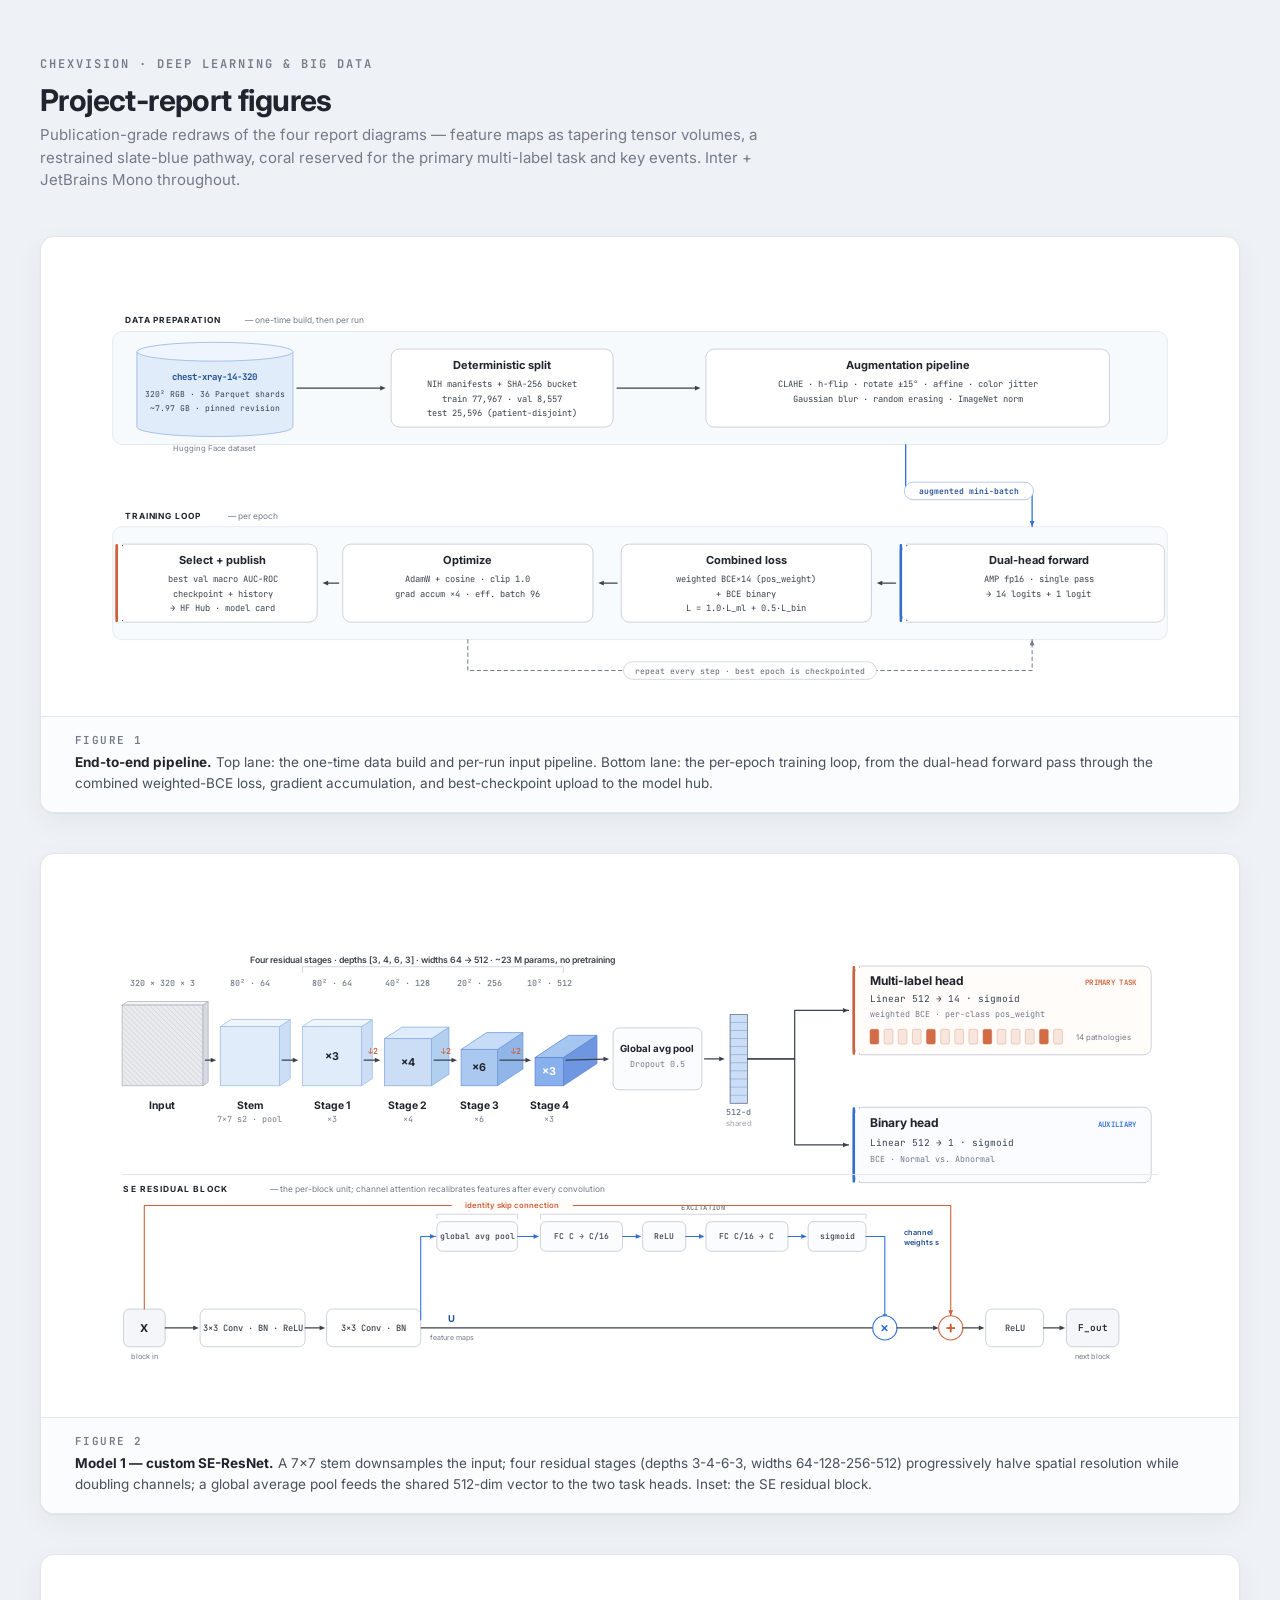
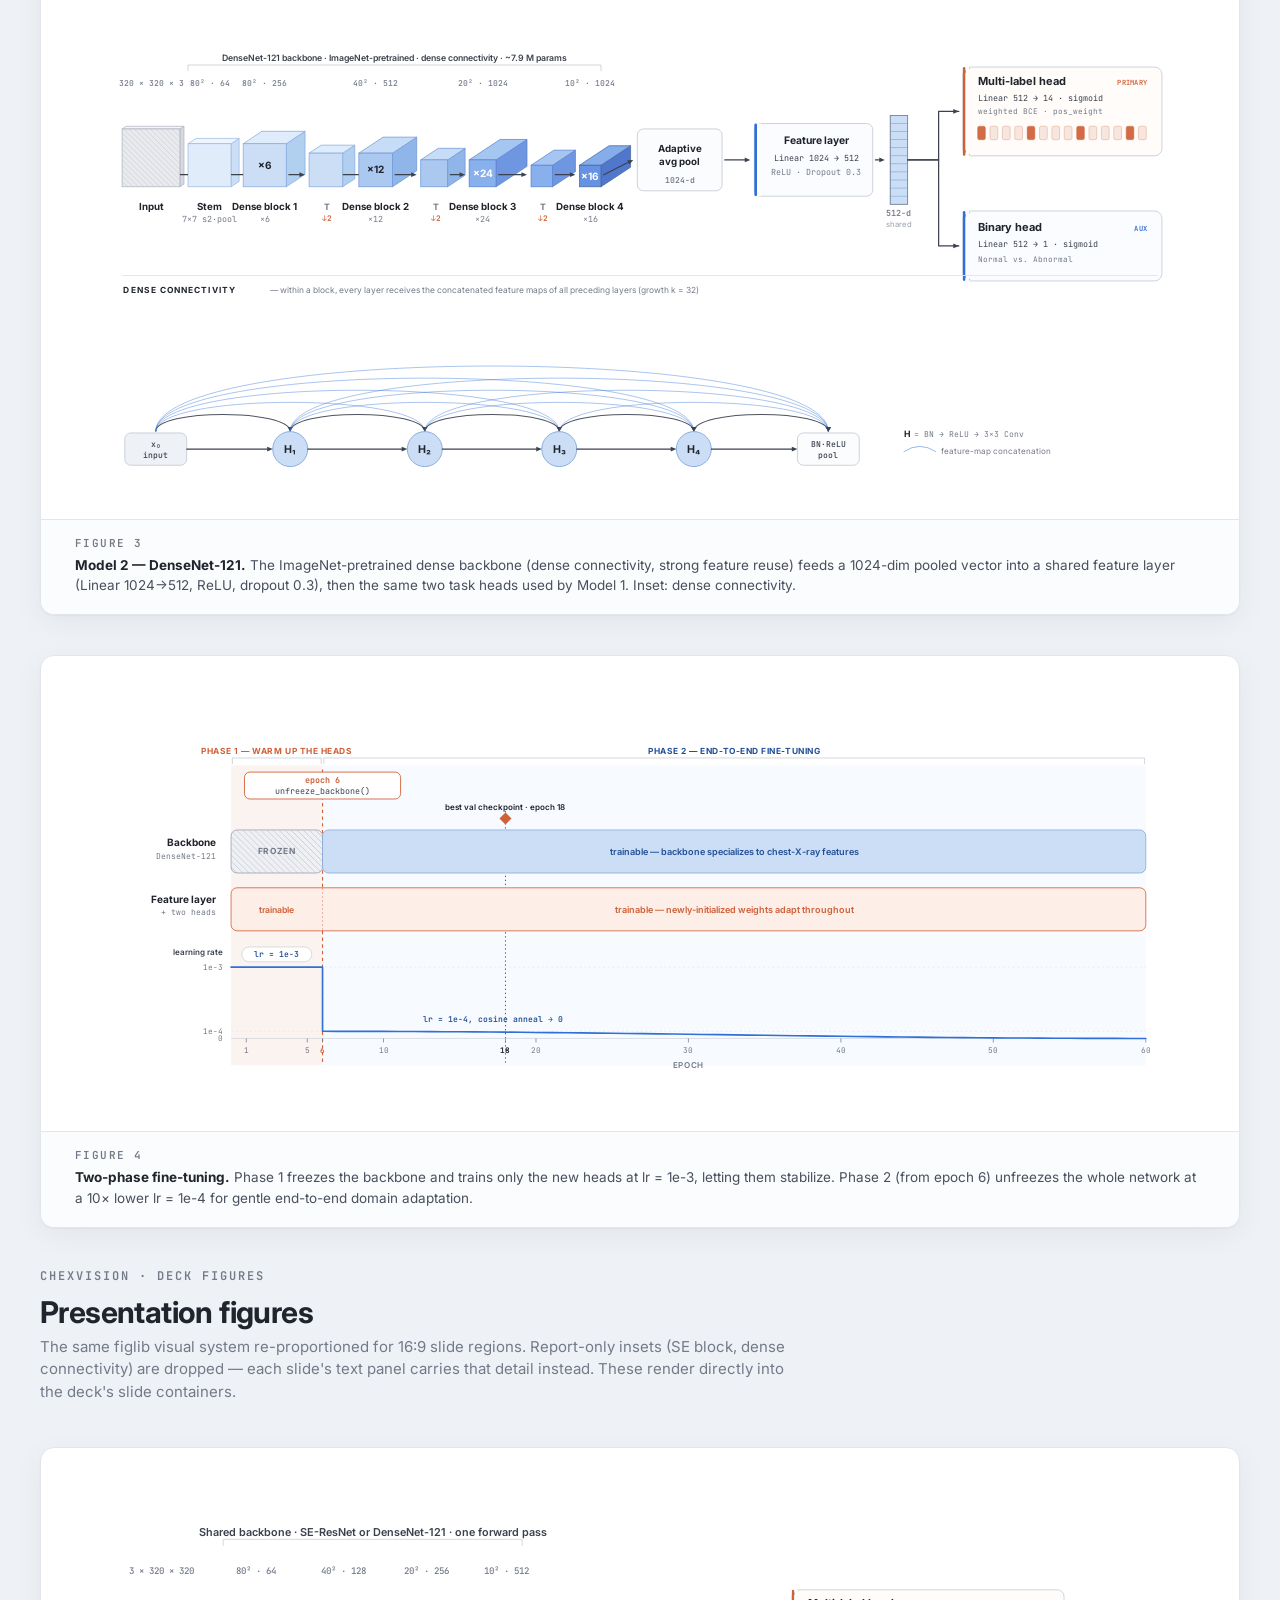
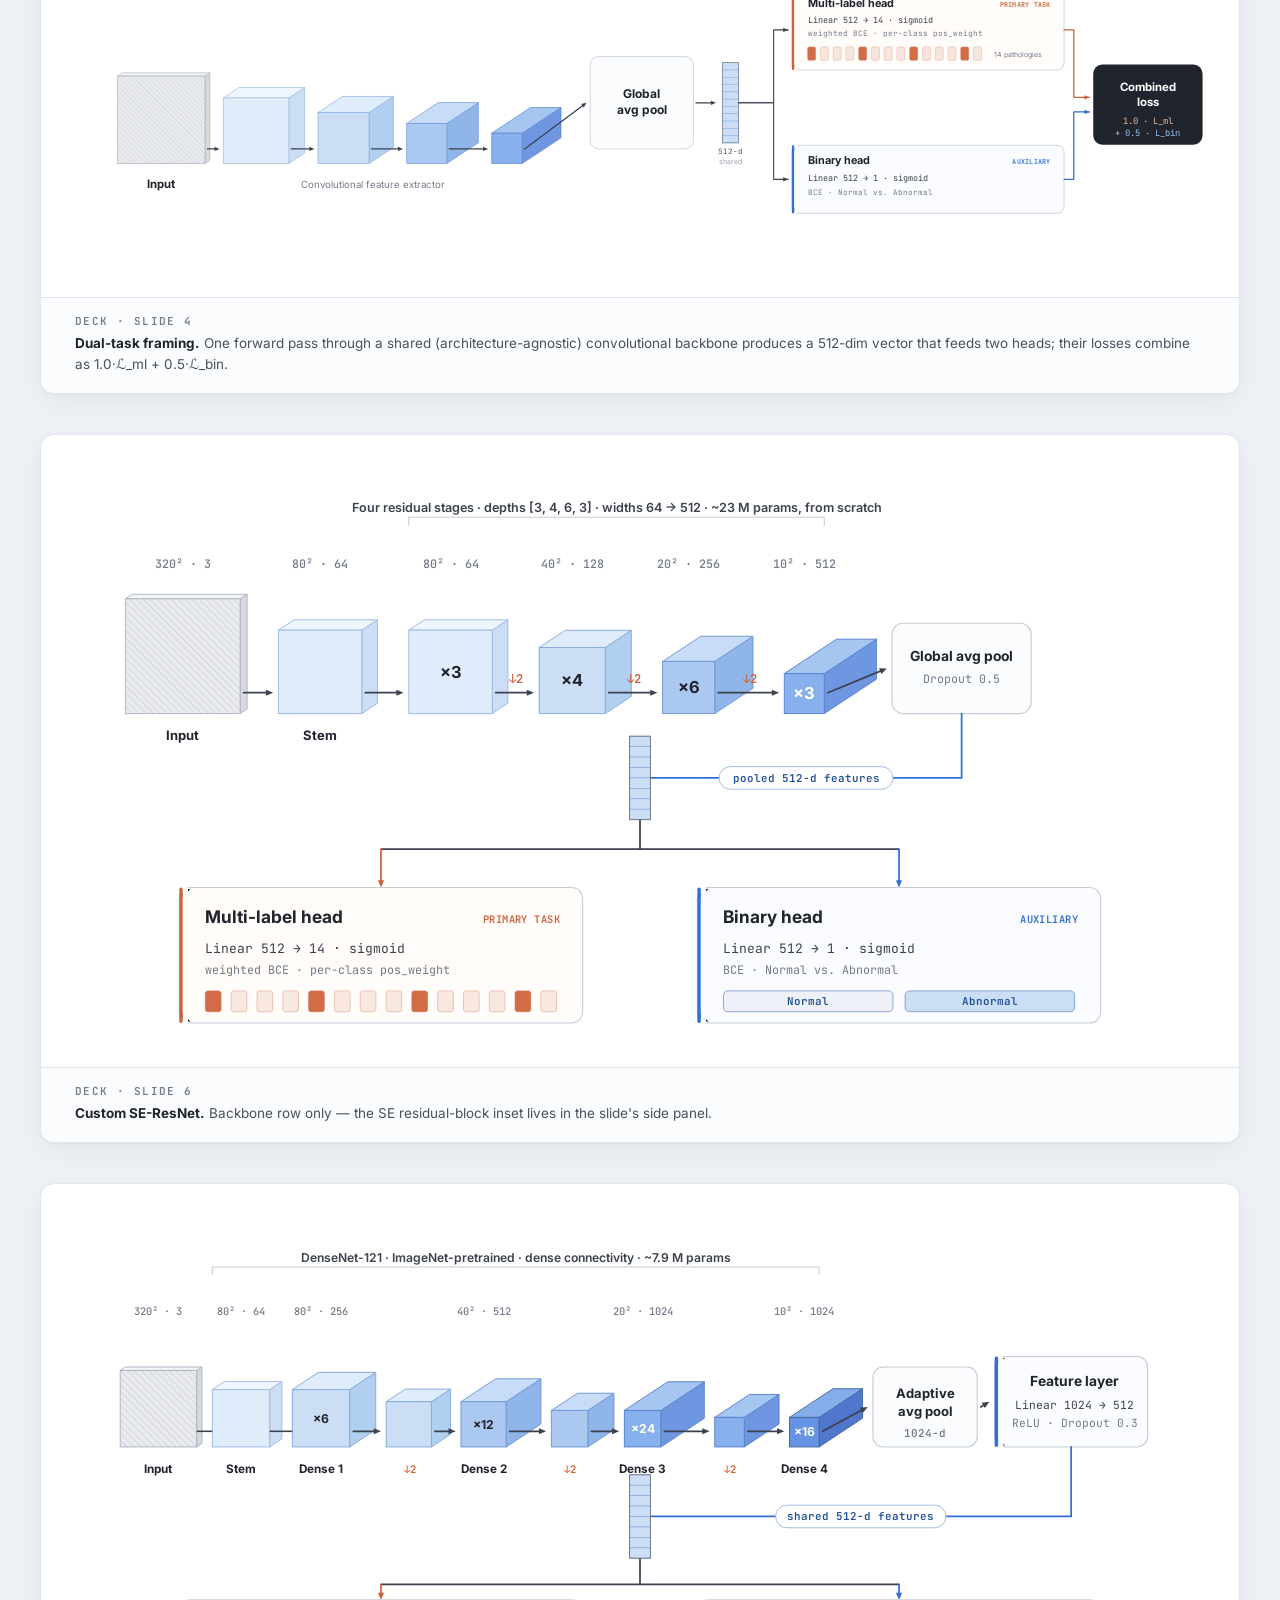
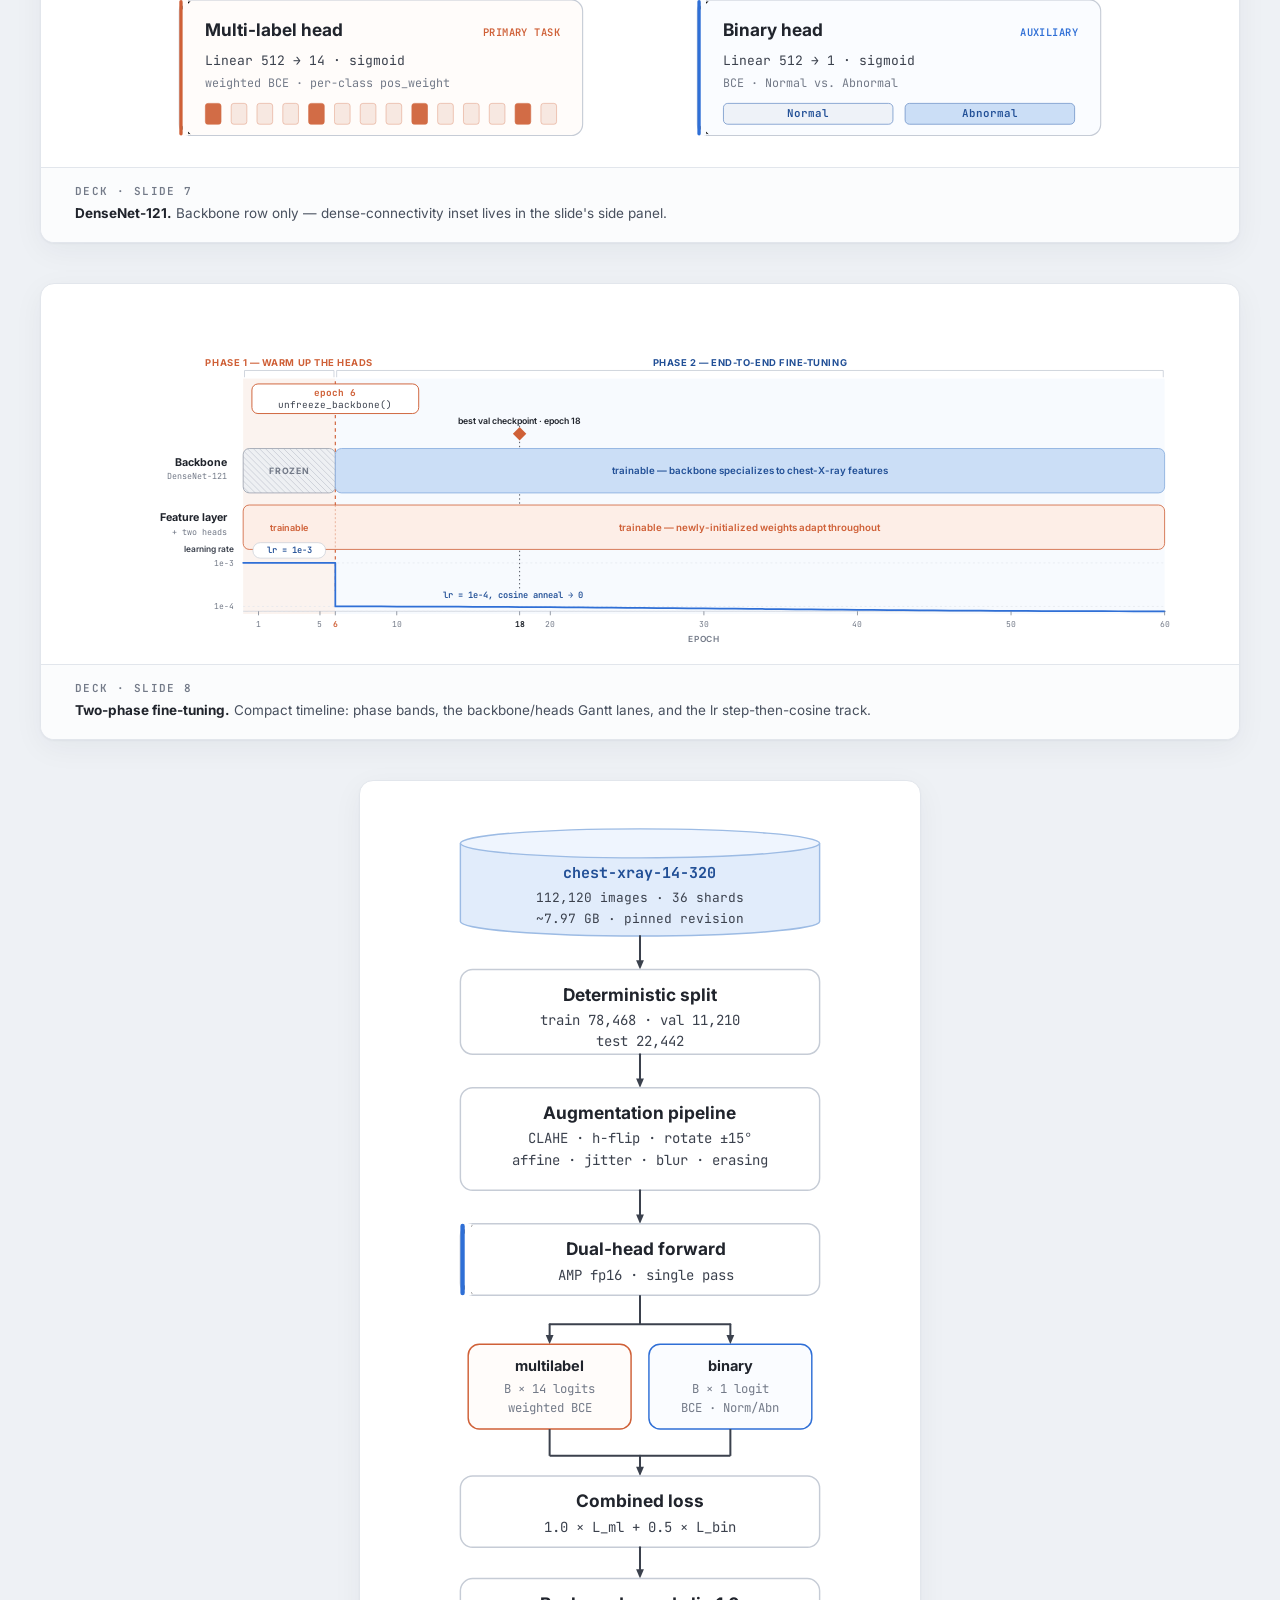
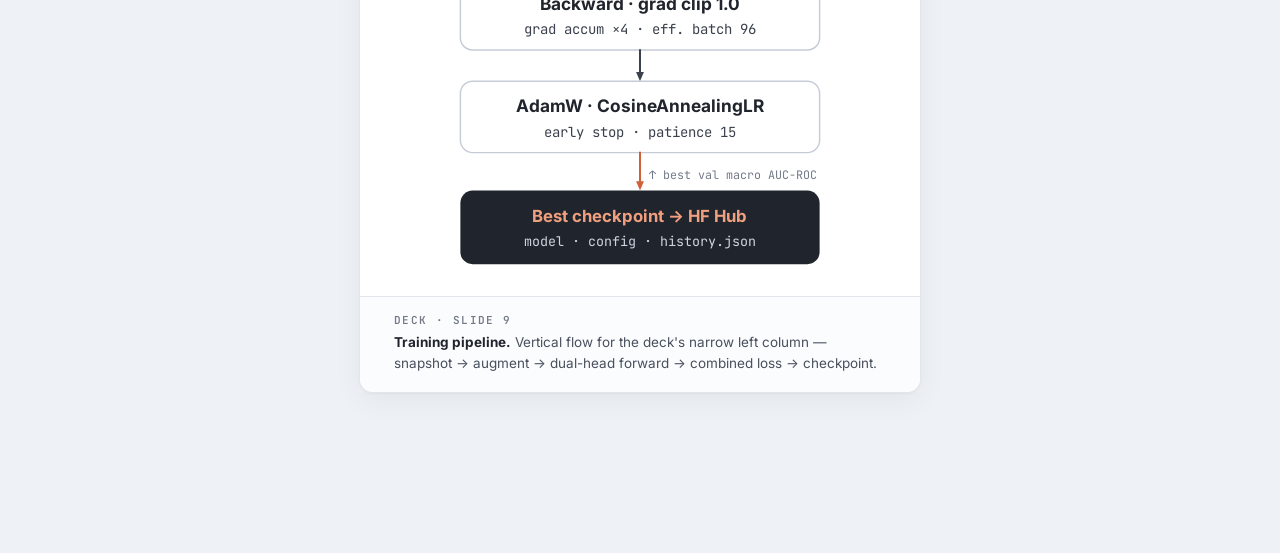
<file: docs/figures/figures.html>
<!doctype html>
<html lang="en">
<head>
<meta charset="utf-8">
<title>CheXVision — Report Figures</title>
<link rel="preconnect" href="https://fonts.googleapis.com">
<link rel="preconnect" href="https://fonts.gstatic.com" crossorigin>
<link href="https://fonts.googleapis.com/css2?family=Inter:wght@400;500;600;700;800&family=JetBrains+Mono:wght@400;500;600&display=swap" rel="stylesheet">
<style>
  :root{
    --ink:#20242c; --mut:#737a88; --hair:#e2e6ec; --paper:#ffffff;
    --bg:#eef1f5;
  }
  html,body{margin:0;background:var(--bg);font-family:'Inter',sans-serif;color:var(--ink);}
  .wrap{max-width:1780px;margin:0 auto;padding:56px 40px 120px;}
  header.page{margin-bottom:44px;}
  header.page .kick{font:600 12px 'JetBrains Mono',monospace;letter-spacing:2px;text-transform:uppercase;color:var(--mut);}
  header.page h1{font-size:30px;font-weight:700;letter-spacing:-0.02em;margin:10px 0 6px;}
  header.page p{font-size:15px;color:var(--mut);max-width:760px;line-height:1.5;margin:0;}
  .plate{background:var(--paper);border:1px solid var(--hair);border-radius:14px;
    box-shadow:0 1px 2px rgba(20,30,50,0.04),0 8px 30px rgba(20,30,50,0.05);
    margin-bottom:40px;overflow:hidden;}
  .plate .fig{padding:30px 34px 14px;}
  .plate .cap{border-top:1px solid var(--hair);background:#fbfcfd;padding:16px 34px 18px;
    font-size:13.5px;line-height:1.55;color:#48505e;}
  .plate .cap b{color:var(--ink);font-weight:700;}
  .plate .tag{font:600 11px 'JetBrains Mono',monospace;letter-spacing:1.4px;text-transform:uppercase;color:var(--mut);
    display:block;margin-bottom:5px;}
  /* export isolation */
  html.export-html{background:#ffffff;}
  body.export{background:#ffffff;min-height:100vh;}
  body.export .wrap{padding:0;max-width:none;}
  body.export header.page,body.export .cap{display:none;}
  body.export .plate{border:0;border-radius:0;box-shadow:none;margin:0;}
  body.export .plate{display:none;}
  body.export .plate.show{display:block;}
  body.export .plate.show .fig{padding:18px 18px;}
</style>
</head>
<body>
<div class="wrap">
  <header class="page">
    <div class="kick">CheXVision · Deep Learning &amp; Big Data</div>
    <h1>Project-report figures</h1>
    <p>Publication-grade redraws of the four report diagrams — feature maps as tapering tensor volumes, a restrained slate-blue pathway, coral reserved for the primary multi-label task and key events. Inter + JetBrains Mono throughout.</p>
  </header>

  <section class="plate" id="plate1">
    <div class="fig"><div id="fig1"></div></div>
    <div class="cap"><span class="tag">Figure 1</span><b>End-to-end pipeline.</b> Top lane: the one-time data build and per-run input pipeline. Bottom lane: the per-epoch training loop, from the dual-head forward pass through the combined weighted-BCE loss, gradient accumulation, and best-checkpoint upload to the model hub.</div>
  </section>

  <section class="plate" id="plate2">
    <div class="fig"><div id="fig2"></div></div>
    <div class="cap"><span class="tag">Figure 2</span><b>Model 1 — custom SE-ResNet.</b> A 7×7 stem downsamples the input; four residual stages (depths 3-4-6-3, widths 64-128-256-512) progressively halve spatial resolution while doubling channels; a global average pool feeds the shared 512-dim vector to the two task heads. Inset: the SE residual block.</div>
  </section>

  <section class="plate" id="plate3">
    <div class="fig"><div id="fig3"></div></div>
    <div class="cap"><span class="tag">Figure 3</span><b>Model 2 — DenseNet-121.</b> The ImageNet-pretrained dense backbone (dense connectivity, strong feature reuse) feeds a 1024-dim pooled vector into a shared feature layer (Linear 1024→512, ReLU, dropout 0.3), then the same two task heads used by Model 1. Inset: dense connectivity.</div>
  </section>

  <section class="plate" id="plate4">
    <div class="fig"><div id="fig4"></div></div>
    <div class="cap"><span class="tag">Figure 4</span><b>Two-phase fine-tuning.</b> Phase 1 freezes the backbone and trains only the new heads at lr = 1e-3, letting them stabilize. Phase 2 (from epoch 6) unfreezes the whole network at a 10× lower lr = 1e-4 for gentle end-to-end domain adaptation.</div>
  </section>

  <header class="page" style="margin-top:24px;">
    <div class="kick">CheXVision · Deck figures</div>
    <h1>Presentation figures</h1>
    <p>The same figlib visual system re-proportioned for 16:9 slide regions. Report-only insets (SE block, dense connectivity) are dropped — each slide's text panel carries that detail instead. These render directly into the deck's slide containers.</p>
  </header>

  <section class="plate" id="plateD1">
    <div class="fig"><div id="figD1"></div></div>
    <div class="cap"><span class="tag">Deck · Slide 4</span><b>Dual-task framing.</b> One forward pass through a shared (architecture-agnostic) convolutional backbone produces a 512-dim vector that feeds two heads; their losses combine as 1.0·ℒ_ml + 0.5·ℒ_bin.</div>
  </section>

  <section class="plate" id="plateD2">
    <div class="fig"><div id="figD2"></div></div>
    <div class="cap"><span class="tag">Deck · Slide 6</span><b>Custom SE-ResNet.</b> Backbone row only — the SE residual-block inset lives in the slide's side panel.</div>
  </section>

  <section class="plate" id="plateD3">
    <div class="fig"><div id="figD3"></div></div>
    <div class="cap"><span class="tag">Deck · Slide 7</span><b>DenseNet-121.</b> Backbone row only — dense-connectivity inset lives in the slide's side panel.</div>
  </section>

  <section class="plate" id="plateD4">
    <div class="fig"><div id="figD4"></div></div>
    <div class="cap"><span class="tag">Deck · Slide 8</span><b>Two-phase fine-tuning.</b> Compact timeline: phase bands, the backbone/heads Gantt lanes, and the lr step-then-cosine track.</div>
  </section>

  <section class="plate" id="plateD5" style="max-width:560px;margin-left:auto;margin-right:auto;">
    <div class="fig"><div id="figD5"></div></div>
    <div class="cap"><span class="tag">Deck · Slide 9</span><b>Training pipeline.</b> Vertical flow for the deck's narrow left column — snapshot → augment → dual-head forward → combined loss → checkpoint.</div>
  </section>
</div>

<script src="figlib.js"></script>
<script src="fig1_pipeline.js"></script>
<script src="fig2_seresnet.js"></script>
<script src="fig3_densenet.js"></script>
<script src="fig4_finetune.js"></script>
<script src="deck_figs.js"></script>
<script>
  function drawAll(){
    try{ window.drawFig1 && drawFig1('fig1'); }catch(e){ console.error('fig1',e); }
    try{ window.drawFig2 && drawFig2('fig2'); }catch(e){ console.error('fig2',e); }
    try{ window.drawFig3 && drawFig3('fig3'); }catch(e){ console.error('fig3',e); }
    try{ window.drawFig4 && drawFig4('fig4'); }catch(e){ console.error('fig4',e); }
    try{ window.drawDeckDualTask && drawDeckDualTask('figD1'); }catch(e){ console.error('figD1',e); }
    try{ window.drawDeckSEResNet && drawDeckSEResNet('figD2'); }catch(e){ console.error('figD2',e); }
    try{ window.drawDeckDenseNet && drawDeckDenseNet('figD3'); }catch(e){ console.error('figD3',e); }
    try{ window.drawDeckFinetune && drawDeckFinetune('figD4'); }catch(e){ console.error('figD4',e); }
    try{ window.drawDeckPipeline && drawDeckPipeline('figD5'); }catch(e){ console.error('figD5',e); }
  }
  // export mode: ?export=2  shows only that plate, white bg, tight
  const params = new URLSearchParams(location.search);
  const ex = params.get('export');
  if(ex){
    document.documentElement.classList.add('export-html');
    document.body.classList.add('export');
    const p = document.getElementById('plate'+ex);
    if(p) p.classList.add('show');
  }
  if(document.fonts && document.fonts.ready){ document.fonts.ready.then(drawAll); }
  drawAll();
</script>
</body>
</html>
</file>
<file: docs/report.css>
/* ============================================================
   CheXVision — two-column project-report paper
   A4, publication layout. Serif body (STIX Two Text) for an
   ideal ~50-char measure; Inter for headings / tables / labels
   (ties to the figures); JetBrains Mono for code. Slate-blue +
   coral accents borrowed from the figures.
   ============================================================ */

:root{
  --ink:#1b1f27;
  --body:#23272f;
  --mut:#5c636f;
  --mut2:#878d99;
  --hair:#d3d8e0;
  --hairsoft:#e6e9ef;
  --blue:#2f6fd6;
  --blueDk:#214f96;
  --coral:#c4582f;
  --soft:#f4f7fb;
  --softer:#fafbfd;
  --paper:#ffffff;
}

*{ box-sizing:border-box; }

html{
  -webkit-print-color-adjust:exact;
  print-color-adjust:exact;
}

body{
  margin:0;
  background:#eceff3;
  font-family:"STIX Two Text", Georgia, serif;
  color:var(--body);
  font-size:9.8pt;
  line-height:1.48;
  text-rendering:optimizeLegibility;
  -webkit-font-smoothing:antialiased;
}

/* ---------- page frame ---------- */
.page{
  position:relative;
  width:210mm;
  height:297mm;
  margin:0 auto 9mm;
  padding:15mm 15mm 13mm;
  background:var(--paper);
  box-shadow:0 1px 3px rgba(20,30,50,.10), 0 10px 34px rgba(20,30,50,.10);
  overflow:hidden;
}

/* the two-column flow region for a page */
.cols{
  column-count:2;
  column-gap:7mm;
  column-fill:auto;
  height:100%;
}
/* pages whose columns should balance (last page, short pages) */
.cols.balance{ column-fill:balance; }

/* full-width band inside a column flow (title, wide figures/tables) */
.span{
  column-span:all;
  -webkit-column-span:all;
}

/* ---------- running foot ---------- */
.foot{
  position:absolute;
  left:15mm; right:15mm; bottom:7mm;
  display:flex;
  justify-content:space-between;
  align-items:center;
  font-family:"Inter", sans-serif;
  font-size:7.2pt;
  letter-spacing:.3px;
  color:var(--mut2);
  border-top:.5pt solid var(--hairsoft);
  padding-top:3pt;
}
.foot .pg{ font-variant-numeric:tabular-nums; }

/* ---------- title block ---------- */
.titleblock{
  text-align:center;
  padding:0 6mm 0;
  margin-bottom:1.5mm;
}
.kicker{
  font-family:"Inter", sans-serif;
  font-size:8pt;
  font-weight:600;
  letter-spacing:2.4px;
  text-transform:uppercase;
  color:var(--blueDk);
  margin-bottom:6pt;
}
.title{
  font-family:"STIX Two Text", Georgia, serif;
  font-weight:700;
  font-size:23pt;
  line-height:1.06;
  letter-spacing:-.01em;
  color:var(--ink);
  margin:0 0 5pt;
}
.subtitle{
  font-family:"STIX Two Text", Georgia, serif;
  font-weight:400;
  font-style:italic;
  font-size:11.5pt;
  line-height:1.28;
  color:var(--mut);
  margin:0 auto;
  max-width:150mm;
}
.authors{
  font-family:"Inter", sans-serif;
  font-size:10pt;
  font-weight:500;
  color:var(--ink);
  margin-top:9pt;
  letter-spacing:.1px;
}
.affil{
  font-family:"Inter", sans-serif;
  font-size:8.4pt;
  color:var(--mut);
  margin-top:4pt;
}
.links{
  font-family:"JetBrains Mono", monospace;
  font-size:7.8pt;
  color:var(--blueDk);
  margin-top:6pt;
  letter-spacing:.1px;
}
.titlerule{
  width:100%;
  height:1.4pt;
  background:linear-gradient(90deg, var(--blueDk), var(--blue));
  margin:7pt auto 0;
  border-radius:2px;
}

/* ---------- abstract (full width) ---------- */
.abstract{
  padding:0 8mm;
  margin:0 0 1mm;
}
.abstract .lead{
  font-family:"Inter", sans-serif;
  font-size:9pt;
  font-weight:700;
  letter-spacing:1.6px;
  text-transform:uppercase;
  color:var(--blueDk);
  text-align:center;
  margin-bottom:4pt;
}
.abstract p{
  text-align:justify;
  hyphens:auto;
  margin:0;
  font-size:9.3pt;
  line-height:1.44;
}
.abstract .hair{ border:0; border-top:.5pt solid var(--hair); margin:3pt 0 0; }

/* ---------- headings ---------- */
h2.sec{
  font-family:"Inter", sans-serif;
  font-size:11pt;
  font-weight:700;
  color:var(--ink);
  letter-spacing:-.005em;
  margin:11pt 0 5pt;
  padding-bottom:3pt;
  border-bottom:.8pt solid var(--hair);
  break-after:avoid;
}
h2.sec .n{ color:var(--blue); margin-right:5pt; font-variant-numeric:tabular-nums; }
h2.sec:first-child, .cols > h2.sec:first-child{ margin-top:0; }

h3.sub{
  font-family:"Inter", sans-serif;
  font-size:9.5pt;
  font-weight:650;
  color:var(--blueDk);
  margin:9pt 0 3pt;
  break-after:avoid;
}
h3.sub .n{ color:var(--mut2); margin-right:4pt; font-weight:600; }

h4.subsub{
  font-family:"Inter", sans-serif;
  font-size:9pt;
  font-weight:600;
  color:var(--ink);
  margin:7pt 0 2pt;
  break-after:avoid;
}

/* ---------- body text ---------- */
p{
  margin:0 0 6.5pt;
  text-align:justify;
  hyphens:auto;
  -webkit-hyphens:auto;
}
p + p{ text-indent:0; }
.lead-para{ }

ul, ol{ margin:3pt 0 6pt; padding-left:13pt; }
li{ margin:0 0 4.5pt; text-align:justify; hyphens:auto; }
li::marker{ color:var(--blue); }

b, strong{ color:var(--ink); font-weight:700; }
i, em{ }

code{
  font-family:"JetBrains Mono", monospace;
  font-size:8.1pt;
  background:var(--soft);
  color:var(--blueDk);
  padding:.4pt 3pt;
  border-radius:3px;
  white-space:nowrap;
}

a{ color:var(--blueDk); text-decoration:none; }

.small{ font-size:8pt; color:var(--mut); }
.muted{ color:var(--mut); }

/* ---------- figures ---------- */
figure{
  margin:7pt 0 8pt;
  text-align:center;
  break-inside:avoid;
}
figure.span{ margin:12pt 0 14pt; }
figure img{
  width:100%;
  height:auto;
  display:block;
  border:.5pt solid var(--hairsoft);
  border-radius:5px;
  background:#fff;
}
figure.framed img{ padding:6pt; }
figcaption{
  font-family:"Inter", sans-serif;
  font-size:7.9pt;
  line-height:1.4;
  color:var(--mut);
  margin-top:6pt;
  margin-bottom:5pt;
  text-align:left;
  max-width:none;
}
figcaption .lab{ color:var(--ink); font-weight:700; }

/* sized figures (single column placement) */
figure.col img{ }

/* ---------- tables ---------- */
table{
  border-collapse:collapse;
  width:100%;
  margin:3pt 0 8pt;
  font-family:"Inter", sans-serif;
  font-size:8.3pt;
  line-height:1.36;
}
/* tables tagged .nb stay whole (never split across a column/page) */
table.nb{
  break-inside:avoid;
  -webkit-column-break-inside:avoid;
  page-break-inside:avoid;
}
/* always keep a header with its first rows, and never split a single row */
thead{ break-after:avoid; }
tr{ break-inside:avoid; -webkit-column-break-inside:avoid; }
caption{
  caption-side:top;
  text-align:left;
  font-family:"Inter", sans-serif;
  font-style:normal;
  font-size:7.9pt;
  line-height:1.4;
  color:var(--mut);
  margin-bottom:6pt;
  padding-bottom:1pt;
}
caption .lab{ color:var(--ink); font-weight:700; }
thead th{
  background:var(--blueDk);
  color:#fff;
  font-weight:600;
  text-align:left;
  padding:4.5pt 6pt;
  border:.5pt solid var(--blueDk);
  vertical-align:bottom;
}
tbody td{
  padding:4pt 6pt;
  border:.5pt solid var(--hair);
  vertical-align:top;
  color:var(--body);
}
tbody tr:nth-child(even) td{ background:var(--softer); }
.num{ text-align:right; font-variant-numeric:tabular-nums; }
td b{ color:var(--ink); }
.tbl-tight thead th{ padding:3.6pt 6pt; }
.tbl-tight tbody td{ padding:3.2pt 6pt; }
td .pos{ color:var(--coral); font-weight:600; }
td code, caption code{ font-size:7.6pt; white-space:normal; word-break:break-word; }

/* references */
ol.refs{ padding-left:14pt; font-size:8.5pt; line-height:1.4; }
ol.refs li{ margin-bottom:4pt; text-align:left; }
ol.refs li::marker{ color:var(--mut); font-variant-numeric:tabular-nums; }

.acks{ font-size:8.4pt; color:var(--mut); }

footer.note{
  font-family:"Inter", sans-serif;
  font-size:7.4pt;
  color:var(--mut);
  border-top:.5pt solid var(--hair);
  margin-top:8pt;
  padding-top:5pt;
  line-height:1.45;
}

/* ---------- print ---------- */
@page{ size:A4; margin:0; }
@media print{
  body{ background:#fff; }
  .page{
    margin:0;
    box-shadow:none;
    page-break-after:always;
    break-after:page;
  }
  .page:last-child{ page-break-after:auto; }
}
</file>
